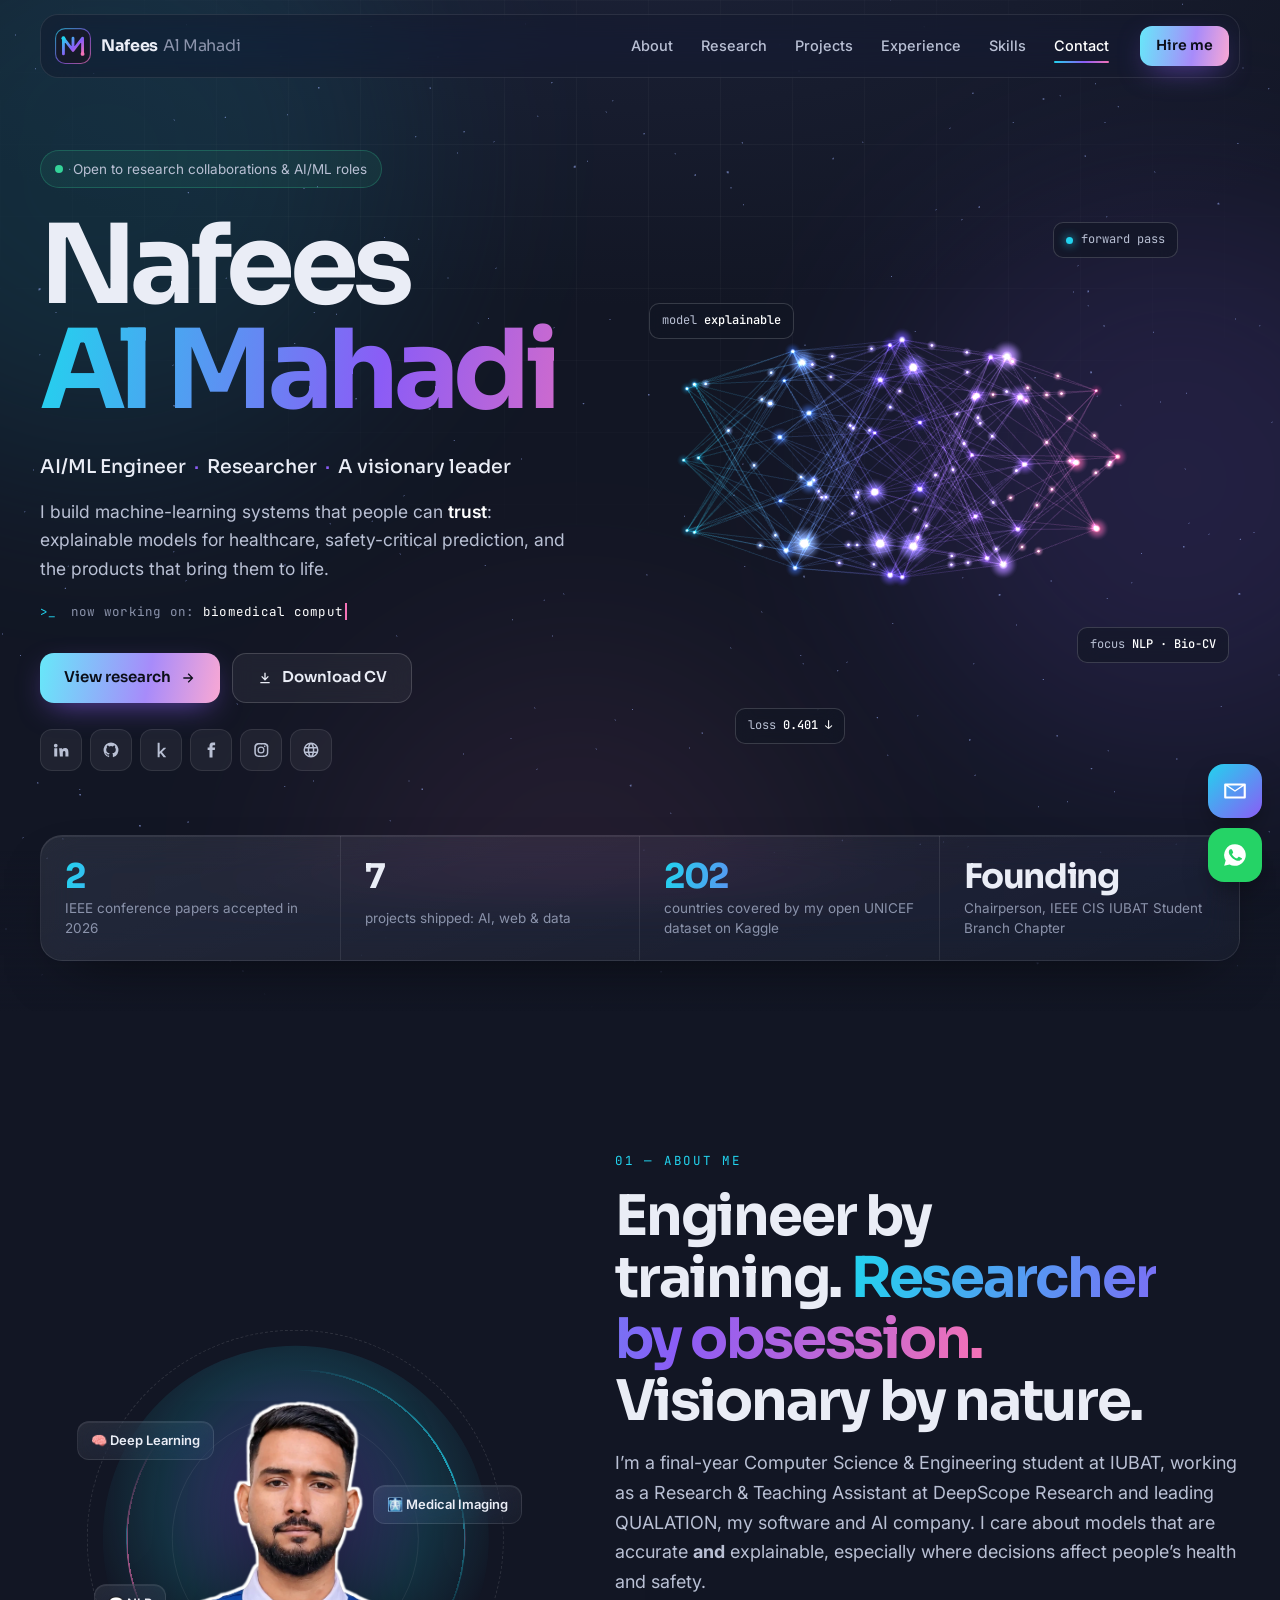
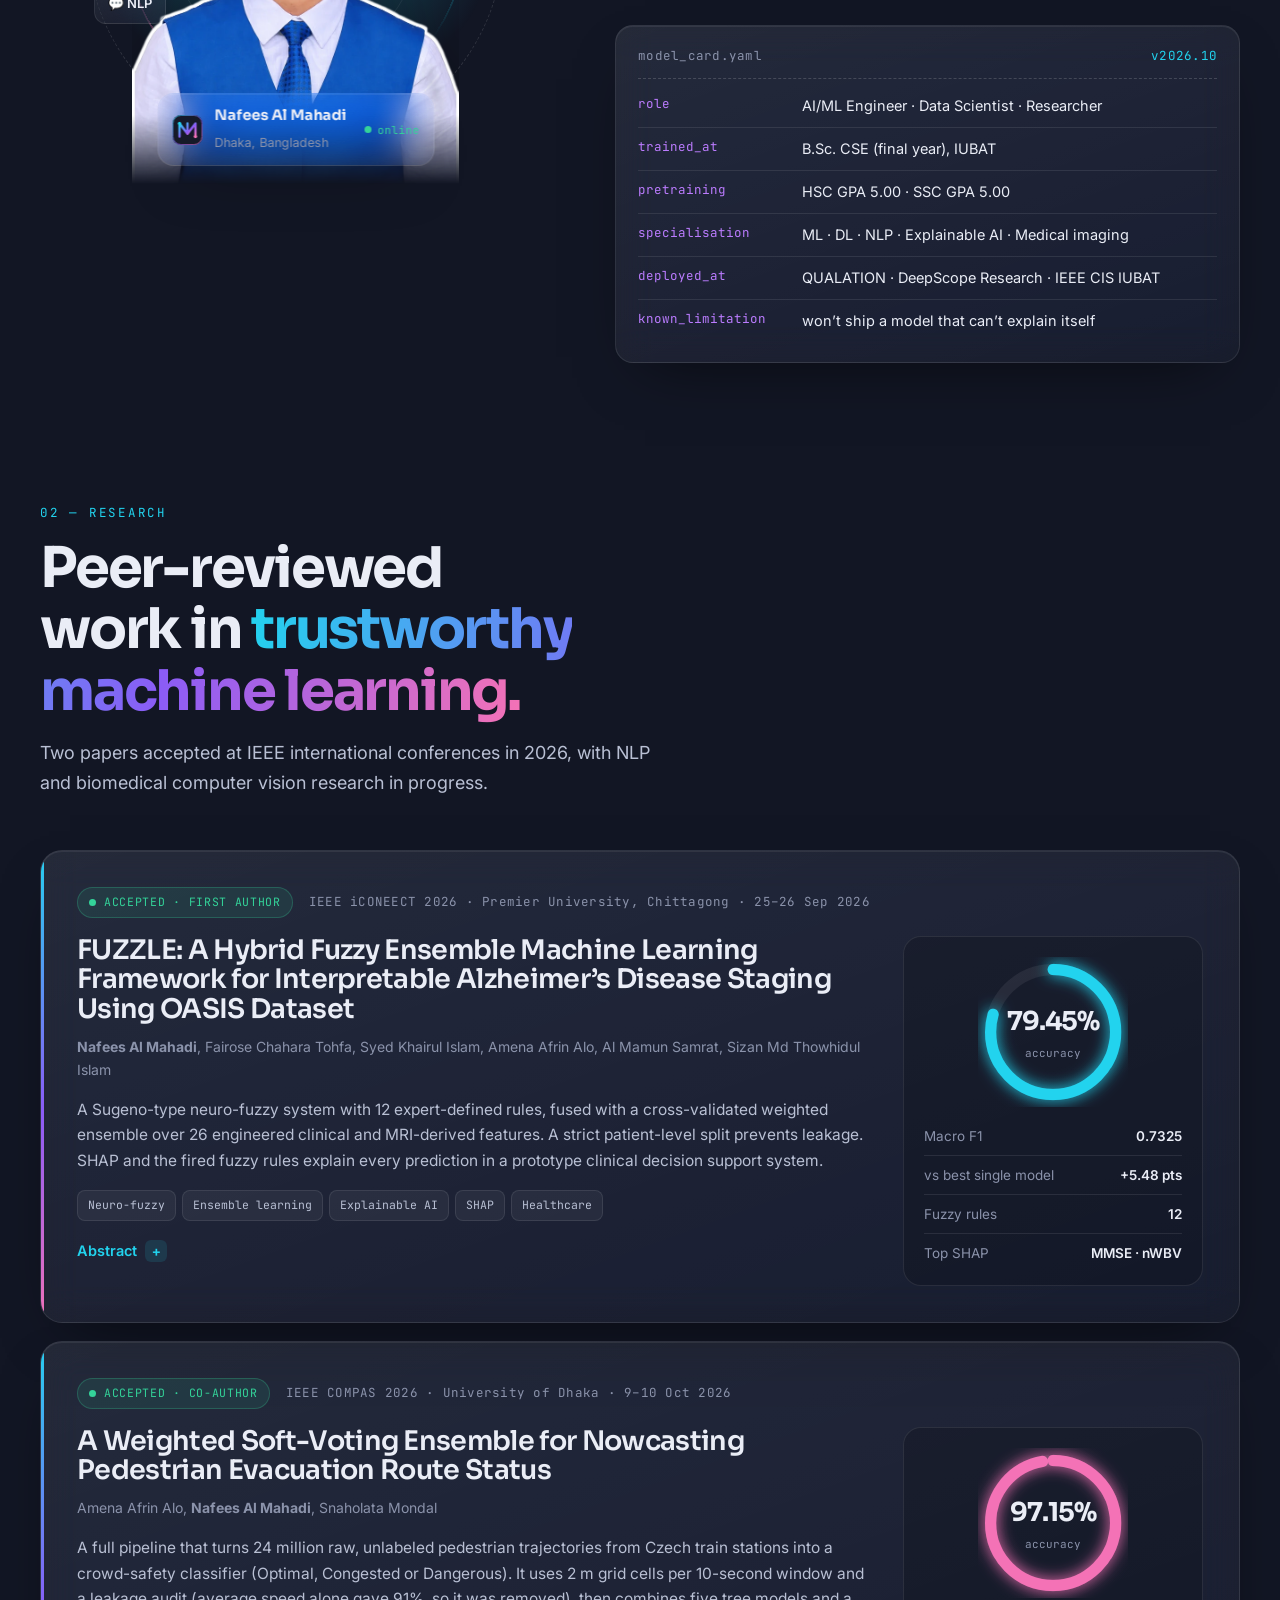
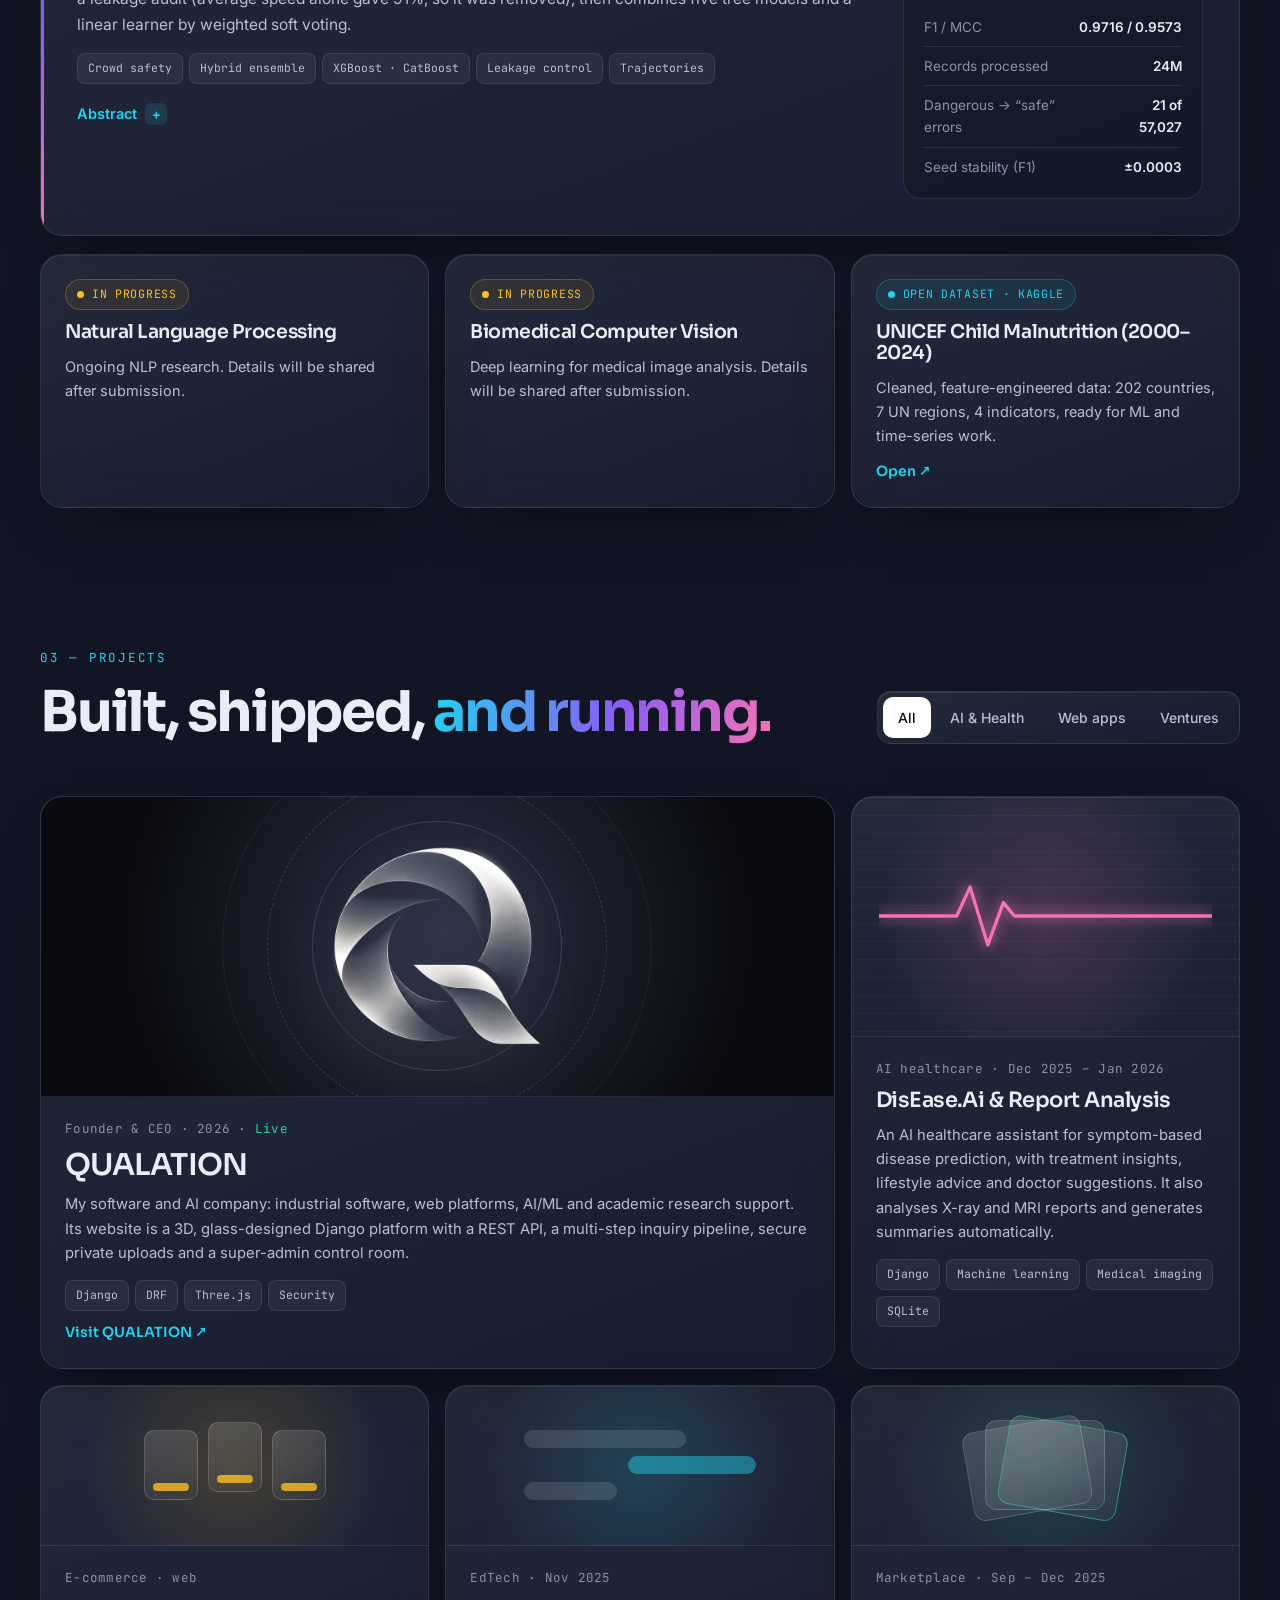
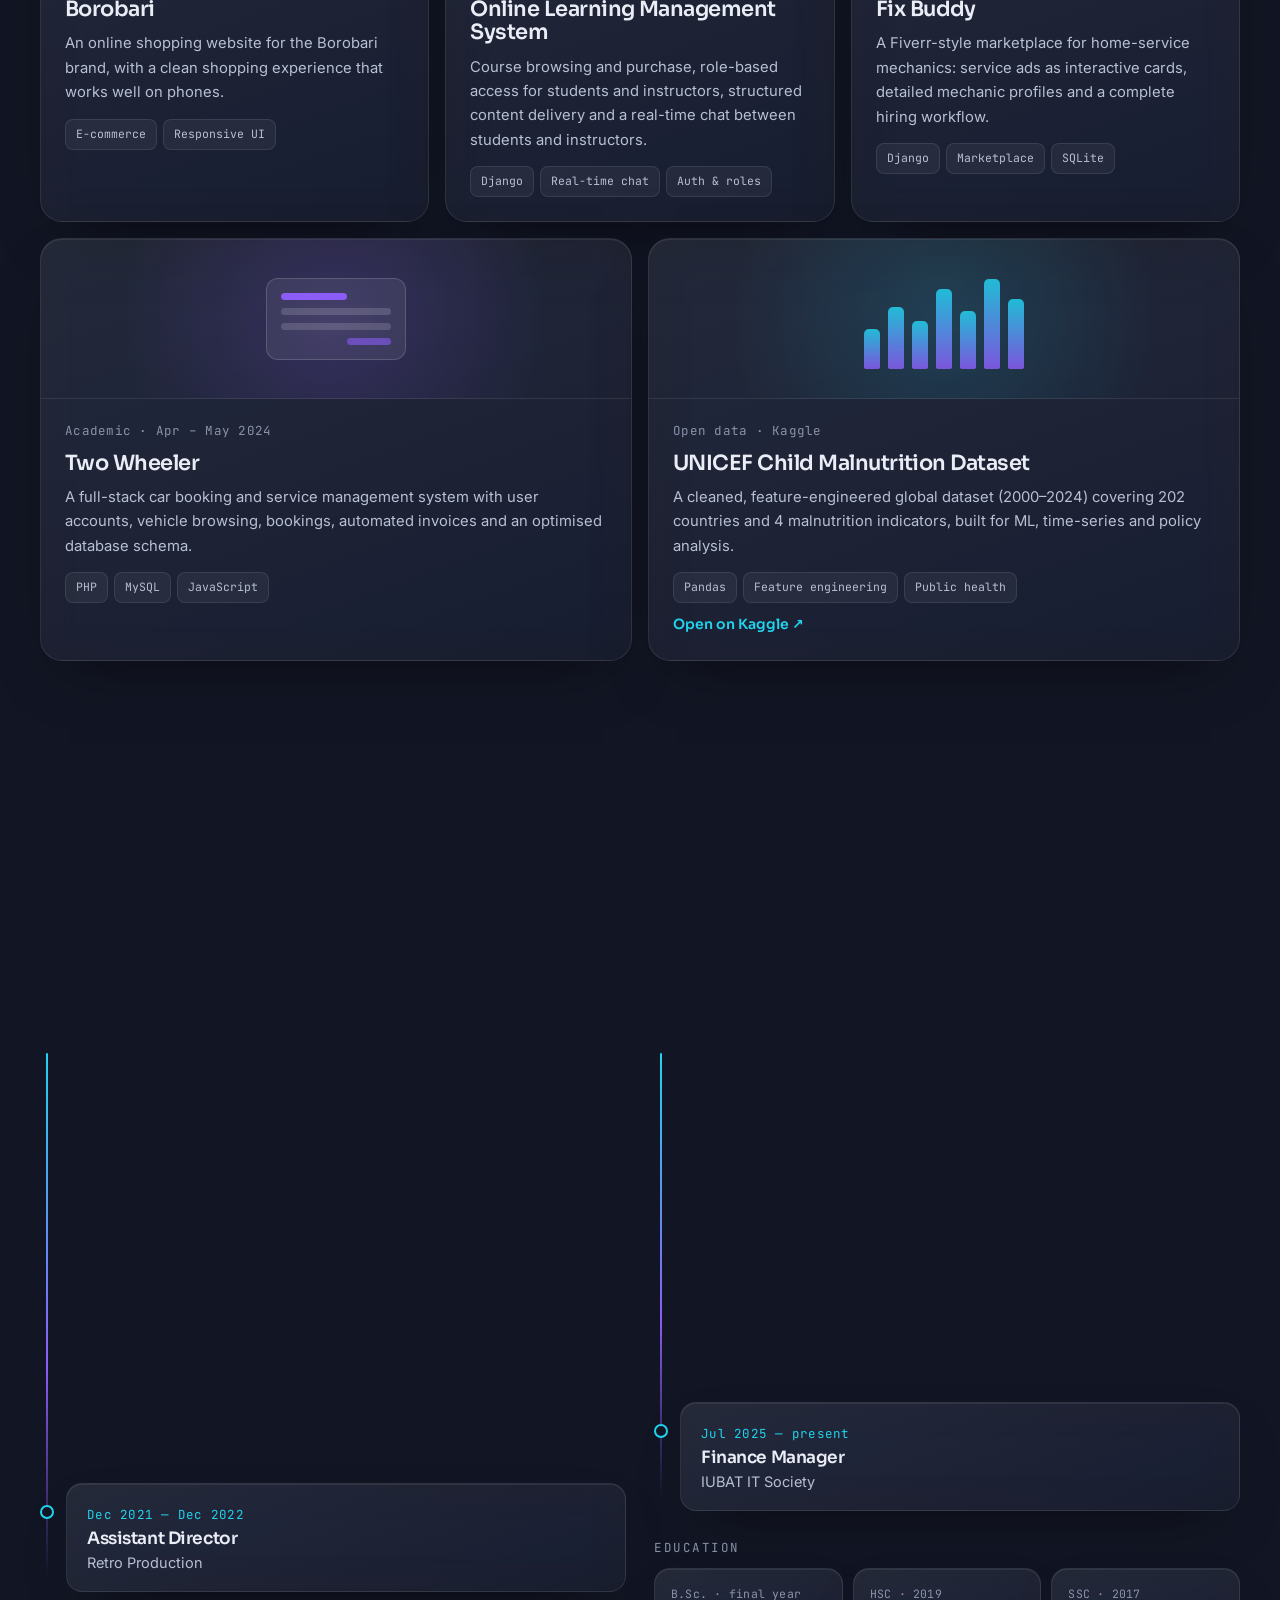
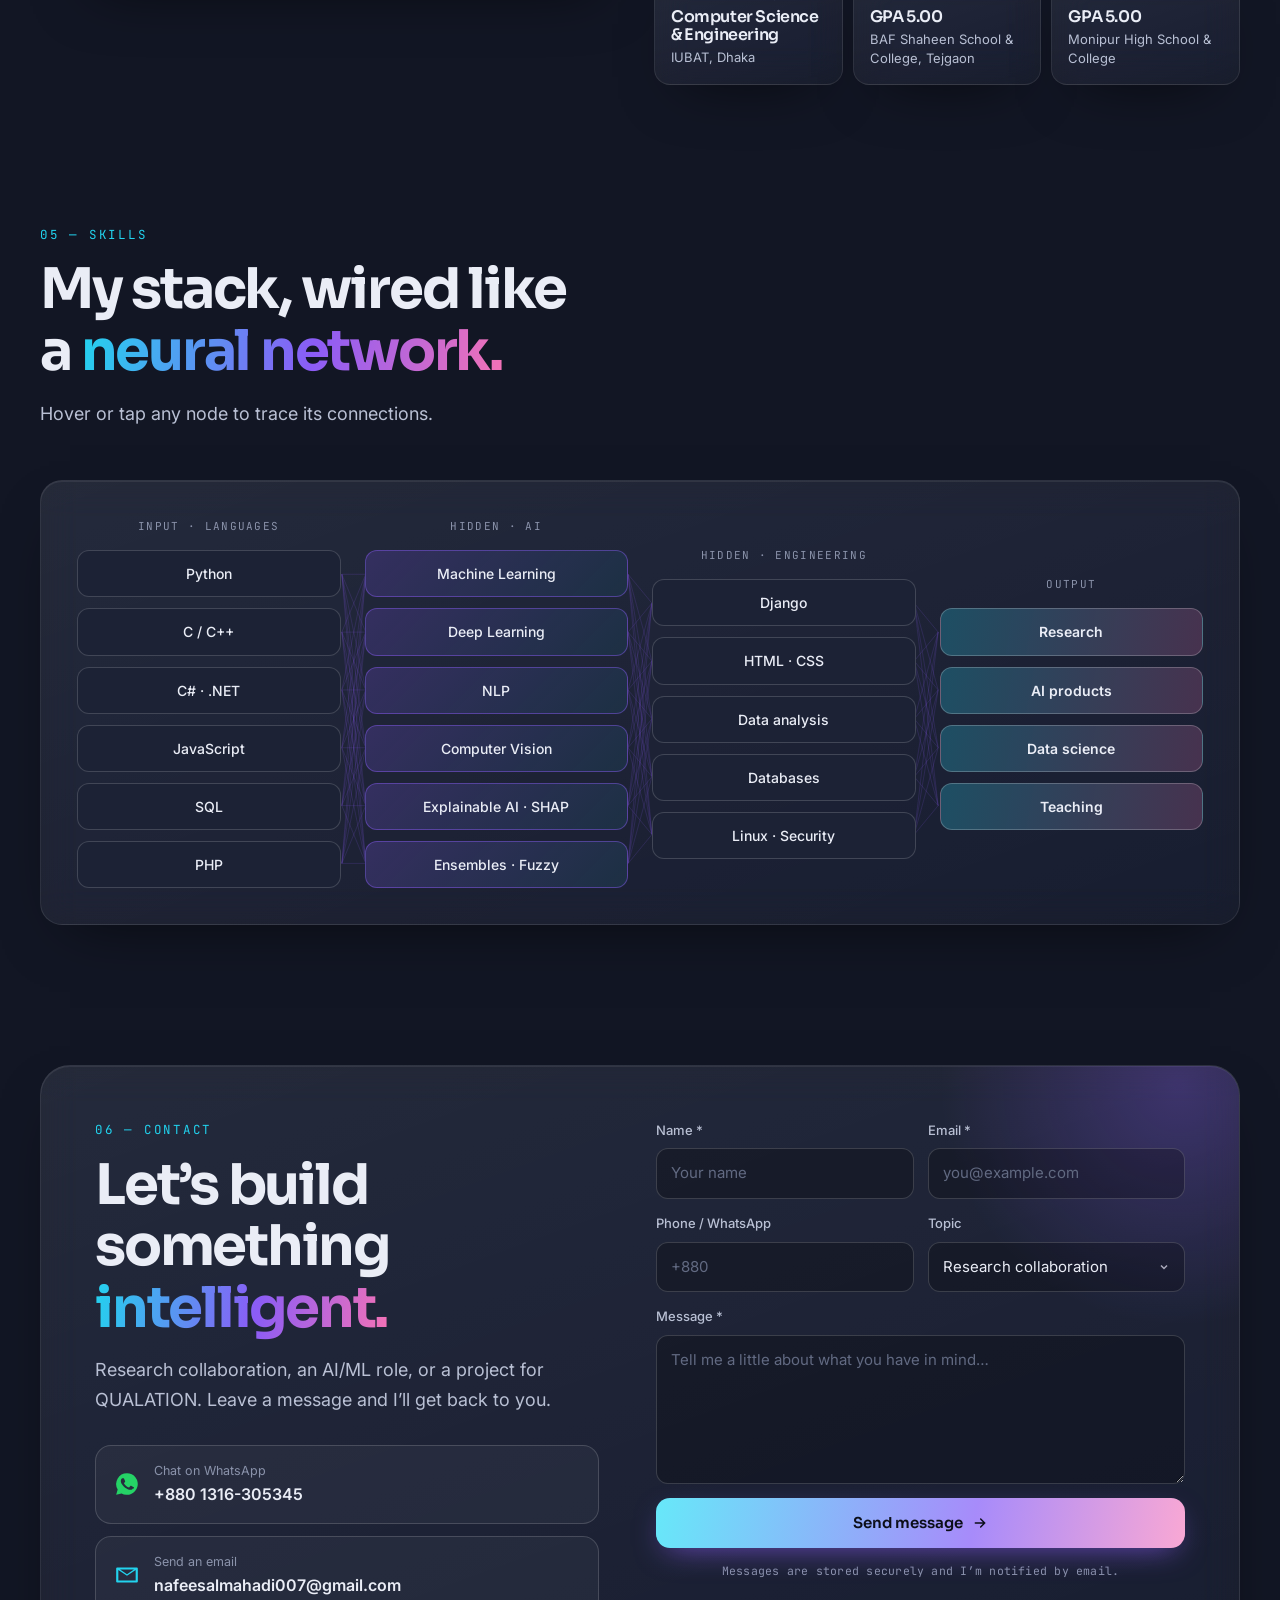
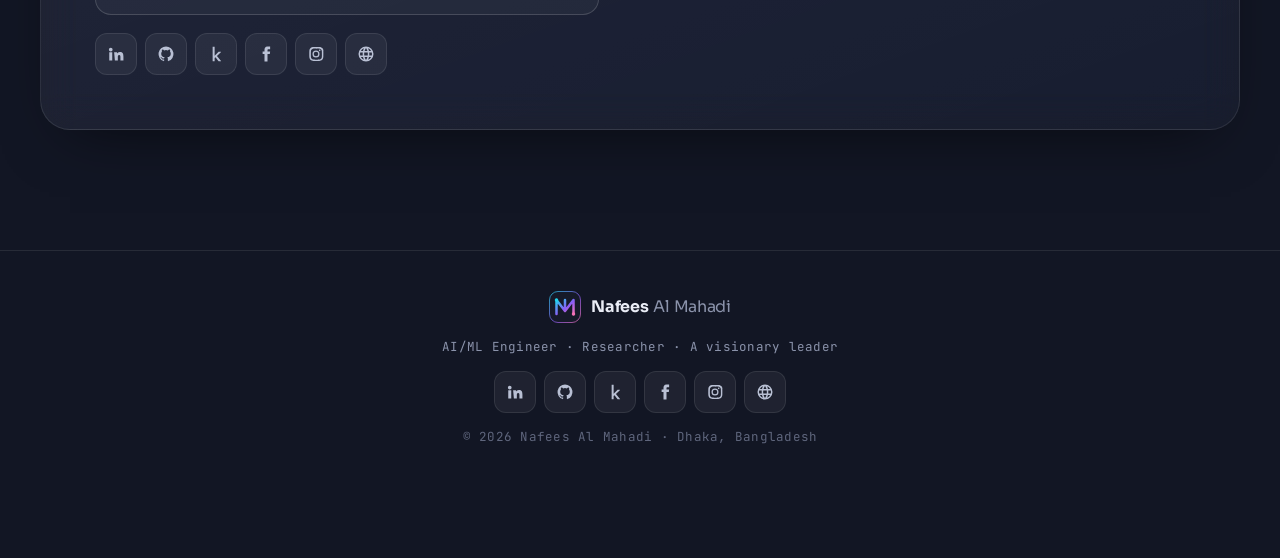
<file: index.html>
<!doctype html>
<html lang="en">
<head>
  <meta name="google-site-verification" content="c5f7iKExIkJnjWid15ih5xd8uKvYsWBCc9z2kZTk6z8" />
<meta charset="utf-8">
<meta name="viewport" content="width=device-width, initial-scale=1, viewport-fit=cover">
<title>Nafees Al Mahadi — AI/ML Engineer, Researcher & Visionary Leader</title>
<meta name="description" content="Nafees Al Mahadi is an AI/ML engineer and researcher from Dhaka, Bangladesh, with two IEEE-accepted papers in explainable healthcare AI and crowd-safety machine learning. Founder & CEO of QUALATION and Founding Chairperson of IEEE CIS IUBAT.">
<meta name="author" content="Nafees Al Mahadi">
<meta name="theme-color" content="#121624">
<meta name="color-scheme" content="dark">
<link rel="canonical" href="https://nafeesalmahadi.github.io/">
<meta property="og:type" content="profile">
<meta property="og:title" content="Nafees Al Mahadi — AI/ML Engineer & Researcher">
<meta property="og:description" content="Explainable AI for healthcare, crowd-safety ML, NLP and biomedical computer vision. A visionary leader and founder of QUALATION.">
<meta property="og:url" content="https://nafeesalmahadi.github.io/">
<meta property="og:image" content="https://nafeesalmahadi.github.io/assets/img/og.jpg">
<meta name="twitter:card" content="summary_large_image">
<link rel="icon" type="image/svg+xml" href="assets/img/logo.svg">
<link rel="icon" type="image/png" sizes="32x32" href="assets/img/favicon-32.png">
<link rel="apple-touch-icon" href="assets/img/apple-touch-icon.png">
<link rel="preconnect" href="https://fonts.googleapis.com">
<link rel="preconnect" href="https://fonts.gstatic.com" crossorigin>
<link rel="stylesheet" href="https://fonts.googleapis.com/css2?family=Sora:wght@300..800&family=Inter:wght@400;500;600&family=JetBrains+Mono:wght@400;500&display=swap">
<link rel="stylesheet" href="assets/css/style.css">
<link rel="modulepreload" href="assets/vendor/three.module.min.js">
<link rel="preload" href="content.json" as="fetch" crossorigin>
<script type="application/ld+json">
{"@context":"https://schema.org","@type":"Person","name":"Nafees Al Mahadi","url":"https://nafeesalmahadi.github.io/","image":"https://nafeesalmahadi.github.io/assets/img/nafees-cutout.png","jobTitle":"AI/ML Engineer & Researcher","email":"mailto:nafeesalmahadi007@gmail.com","address":{"@type":"PostalAddress","addressLocality":"Dhaka","addressCountry":"BD"},"alumniOf":{"@type":"CollegeOrUniversity","name":"International University of Business Agriculture and Technology (IUBAT)"},"worksFor":{"@type":"Organization","name":"QUALATION","url":"https://qualation.pythonanywhere.com/"},"knowsAbout":["Machine Learning","Deep Learning","Natural Language Processing","Medical Image Analysis","Explainable AI","Data Science"],"sameAs":["https://www.linkedin.com/in/nafeesalmahadi007/","https://github.com/nafeesalmahadi","https://www.kaggle.com/nafeesalmahadi","https://web.facebook.com/nafeesalmahadi007","https://www.instagram.com/captain_bengal_/"]}
</script>
<script>document.documentElement.classList.add('js');</script>
</head>
<body>
<a class="skip" href="#main">Skip to content</a>
<div class="bg" aria-hidden="true"><i class="g1"></i><i class="g2"></i><i class="g3"></i><div class="grid"></div></div>
<div class="progress" aria-hidden="true"><span></span></div>
<div class="boot" data-boot aria-hidden="true"><img src="assets/img/logo.svg" width="54" height="54" alt=""><span></span></div>

<header class="nav" data-nav>
  <div class="nav-in">
    <a class="logo" href="#top" aria-label="Home">
      <img src="assets/img/logo.svg" width="36" height="36" alt="">
      <span class="logo-text" data-logo-text>Nafees<b>Al Mahadi</b></span>
    </a>
    <nav class="links" aria-label="Main">
      <a href="#about" data-link="about">About</a>
      <a href="#research" data-link="research">Research</a>
      <a href="#projects" data-link="projects">Projects</a>
      <a href="#experience" data-link="experience">Experience</a>
      <a href="#skills" data-link="skills">Skills</a>
      <a href="#contact" data-link="contact">Contact</a>
    </nav>
    <div class="nav-actions">
      <a class="btn btn-primary btn-sm" href="#contact">Hire me</a>
      <button class="burger" type="button" aria-label="Open menu" aria-expanded="false" data-burger><span></span><span></span></button>
    </div>
  </div>
</header>
<div class="drawer" hidden data-drawer>
  <nav aria-label="Mobile">
    <a href="#about"><span>01</span>About</a><a href="#research"><span>02</span>Research</a><a href="#projects"><span>03</span>Projects</a>
    <a href="#experience"><span>04</span>Experience</a><a href="#skills"><span>05</span>Skills</a><a href="#contact"><span>06</span>Contact</a>
  </nav>
  <div>
    <div class="socials drawer-socials" data-slot="socials-drawer"></div>
    <div class="drawer-cta" data-slot="drawer-cta"></div>
  </div>
</div>

<main id="main">
<section class="hero" id="top">
  <canvas class="hero-3d" data-hero aria-hidden="true"></canvas>
  <div class="hero-hud" aria-hidden="true" data-slot="hud"></div>
  <div class="container hero-in" data-slot="hero"></div>
  <div class="container"><div class="ticker glass reveal" data-slot="stats"></div></div>
</section>

<section class="section" id="about"><div class="container about" data-slot="about"></div></section>

<section class="section" id="research">
  <div class="container">
    <header class="head reveal" data-slot="research-head"></header>
    <div data-slot="papers"></div>
    <div class="research-more" data-slot="ongoing"></div>
  </div>
</section>

<section class="section" id="projects">
  <div class="container">
    <header class="head row reveal">
      <div data-slot="projects-head"></div>
      <div class="filter glass" role="tablist" aria-label="Filter projects" data-filter>
        <button class="on" data-f="all" role="tab" aria-selected="true">All</button>
        <button data-f="ai" role="tab" aria-selected="false">AI &amp; Health</button>
        <button data-f="web" role="tab" aria-selected="false">Web apps</button>
        <button data-f="venture" role="tab" aria-selected="false">Ventures</button>
      </div>
    </header>
    <div class="bento" data-projects data-slot="projects"></div>
  </div>
</section>

<section class="section" id="experience">
  <div class="container">
    <header class="head reveal" data-slot="experience-head"></header>
    <div class="xp" data-slot="experience"></div>
  </div>
</section>

<section class="section" id="skills">
  <div class="container">
    <header class="head reveal" data-slot="skills-head"></header>
    <div class="net glass reveal" data-net><svg class="wires" data-wires aria-hidden="true"></svg><div class="net-layers" data-slot="skills"></div></div>
  </div>
</section>

<section class="section" id="contact">
  <div class="container">
    <div class="contact glass reveal">
      <div class="contact-info" data-slot="contact-info"></div>
      <form class="form" data-form novalidate>
        <div class="hp" aria-hidden="true"><label>Website<input name="website" tabindex="-1" autocomplete="off"></label></div>
        <div class="row2">
          <label class="f"><span>Name *</span><input name="name" required maxlength="80" autocomplete="name" placeholder="Your name"></label>
          <label class="f"><span>Email *</span><input name="email" type="email" required maxlength="120" autocomplete="email" placeholder="you@example.com"></label>
        </div>
        <div class="row2">
          <label class="f"><span>Phone / WhatsApp</span><input name="phone" type="tel" maxlength="30" autocomplete="tel" placeholder="+880"></label>
          <label class="f"><span>Topic</span><select name="topic" data-slot="topics"></select></label>
        </div>
        <label class="f"><span>Message *</span><textarea name="message" rows="5" required maxlength="2000" placeholder="Tell me a little about what you have in mind…"></textarea></label>
        <p class="form-msg" data-form-msg role="status"></p>
        <button class="btn btn-primary btn-block" type="submit" data-submit>Send message <svg width="16" height="16" viewBox="0 0 24 24" fill="none" stroke="currentColor" stroke-width="2.2" stroke-linecap="round"><path d="M5 12h14M13 6l6 6-6 6"/></svg></button>
        <p class="fine mono">Messages are stored securely and I’m notified by email.</p>
      </form>
    </div>
  </div>
</section>
</main>

<footer class="footer">
  <div class="container foot">
    <a class="logo" href="#top"><img src="assets/img/logo.svg" width="32" height="32" alt=""><span class="logo-text" data-logo-text>Nafees<b>Al Mahadi</b></span></a>
    <p class="mono foot-tag" data-slot="footer-tag"></p>
    <div class="socials" data-slot="socials-footer"></div>
    <p class="mono copy">© <span data-year>2026</span> <span data-slot="footer-name">Nafees Al Mahadi</span> · <span data-slot="footer-loc">Dhaka, Bangladesh</span></p>
  </div>
</footer>

<div class="dock" aria-label="Quick contact" data-slot="dock"></div>
<div class="toast" role="status" aria-live="polite"></div>

<script type="module" src="assets/js/main.js"></script>
<script type="module" src="assets/js/network3d.js"></script>
</body>
</html>
</file>
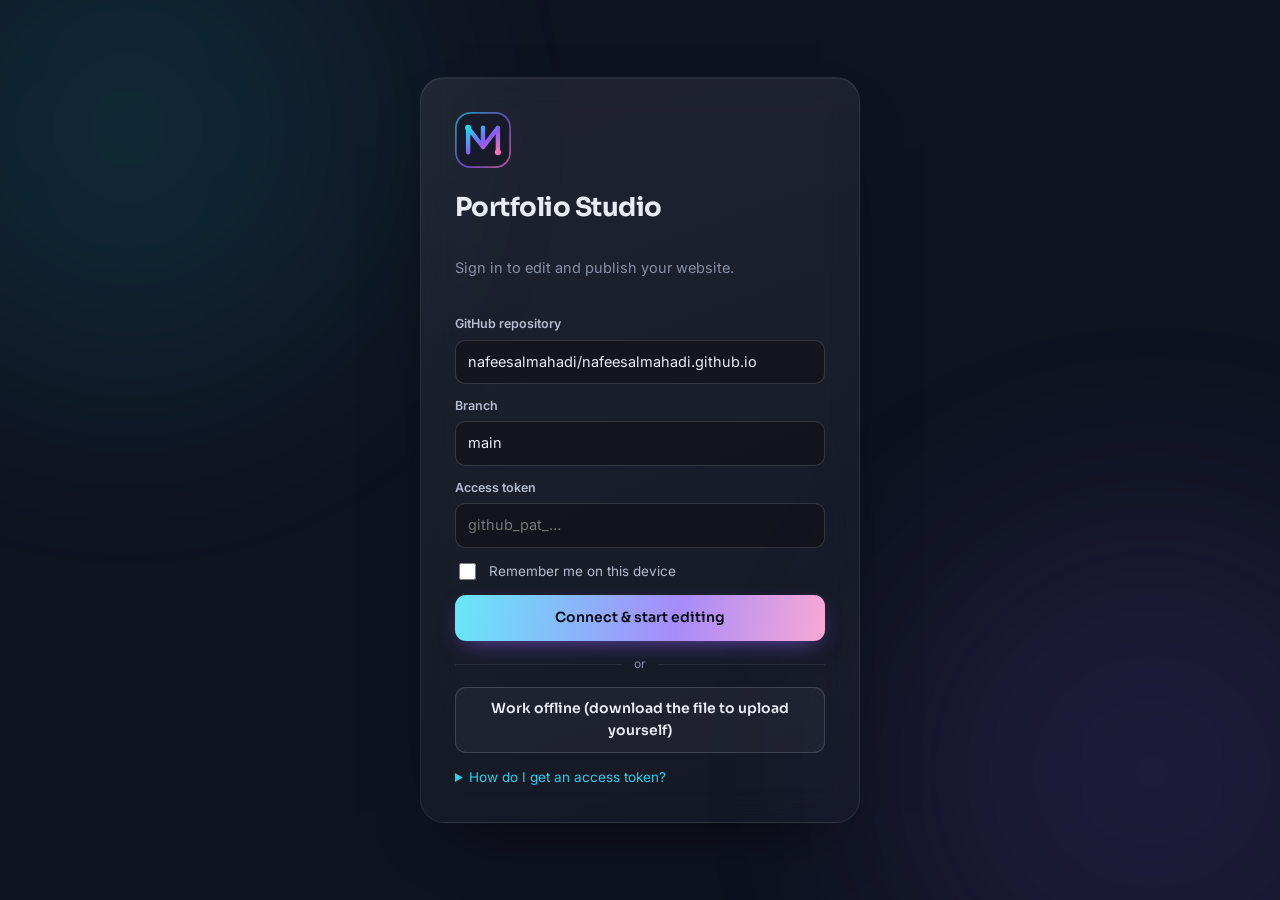
<file: admin/index.html>
<!doctype html>
<html lang="en">
<head>
<meta charset="utf-8">
<meta name="viewport" content="width=device-width, initial-scale=1">
<meta name="robots" content="noindex, nofollow">
<title>Studio · Nafees Al Mahadi</title>
<link rel="icon" type="image/svg+xml" href="../assets/img/logo.svg">
<link rel="preconnect" href="https://fonts.googleapis.com">
<link rel="preconnect" href="https://fonts.gstatic.com" crossorigin>
<link rel="stylesheet" href="https://fonts.googleapis.com/css2?family=Sora:wght@400..700&family=Inter:wght@400;500;600&family=JetBrains+Mono:wght@400;500&display=swap">
<link rel="stylesheet" href="admin.css">
</head>
<body>
<div class="bg" aria-hidden="true"><i class="g1"></i><i class="g2"></i></div>

<!-- ============ LOGIN ============ -->
<section class="login" data-login>
  <div class="login-card glass">
    <img src="../assets/img/logo.svg" width="56" height="56" alt="">
    <h1>Portfolio Studio</h1>
    <p class="muted">Sign in to edit and publish your website.</p>
    <form data-login-form autocomplete="off">
      <label class="fld"><span>GitHub repository</span><input name="repo" value="nafeesalmahadi/nafeesalmahadi.github.io" required spellcheck="false"></label>
      <label class="fld"><span>Branch</span><input name="branch" value="main" required spellcheck="false"></label>
      <label class="fld"><span>Access token</span><input name="token" type="password" required placeholder="github_pat_…" spellcheck="false"></label>
      <label class="check"><input type="checkbox" name="remember"> <span>Remember me on this device</span></label>
      <p class="err" data-login-err></p>
      <button class="btn btn-primary btn-block" type="submit" data-login-btn>Connect &amp; start editing</button>
    </form>
    <div class="or"><span>or</span></div>
    <button class="btn btn-ghost btn-block" type="button" data-offline>Work offline (download the file to upload yourself)</button>
    <details class="help"><summary>How do I get an access token?</summary>
      <ol>
        <li>On GitHub: <b>Settings → Developer settings → Personal access tokens → Fine-grained tokens → Generate new token</b>.</li>
        <li>Repository access: <b>Only select repositories → nafeesalmahadi.github.io</b>.</li>
        <li>Permissions → Repository permissions → <b>Contents: Read and write</b>.</li>
        <li>Generate, copy it, and paste it here. Never share it with anyone.</li>
      </ol>
    </details>
  </div>
</section>

<!-- ============ APP ============ -->
<div class="app" data-app hidden>
  <aside class="side" data-side>
    <a class="brand" href="../" target="_blank" rel="noopener"><img src="../assets/img/logo.svg" width="34" height="34" alt=""><span>Studio<small>Nafees Al Mahadi</small></span></a>
    <nav class="menu" data-menu></nav>
    <div class="side-foot">
      <span class="conn" data-conn></span>
      <button class="link-btn" type="button" data-logout>Sign out</button>
    </div>
  </aside>
  <div class="main">
    <header class="top">
      <button class="icon-btn mobile-only" type="button" data-side-toggle aria-label="Menu"><svg viewBox="0 0 24 24"><path d="M4 7h16M4 12h16M4 17h16"/></svg></button>
      <div class="top-title"><h2 data-title>Dashboard</h2><p class="muted" data-subtitle></p></div>
      <span class="pill" data-status>All changes saved</span>
      <button class="btn btn-ghost" type="button" data-preview><svg viewBox="0 0 24 24"><path d="M2 12s3.6-7 10-7 10 7 10 7-3.6 7-10 7S2 12 2 12z"/><circle cx="12" cy="12" r="3"/></svg><span>Preview</span></button>
      <button class="btn btn-primary" type="button" data-publish><svg viewBox="0 0 24 24"><path d="M12 19V5M5 12l7-7 7 7"/></svg><span data-publish-label>Publish</span></button>
    </header>
    <main class="content" data-content></main>
  </div>
</div>

<div class="modal" data-modal hidden><div class="modal-card glass"><h3 data-modal-title></h3><p class="muted" data-modal-text></p><div class="modal-actions"><button class="btn btn-ghost" data-modal-no type="button">Cancel</button><button class="btn btn-primary" data-modal-yes type="button">Confirm</button></div></div></div>
<div class="toasts" data-toasts aria-live="polite"></div>
<script type="module" src="admin.js"></script>
</body>
</html>
</file>
<file: assets/css/style.css>
/* =========================================================
   Nafees Al Mahadi — portfolio v2
   Medium-dark "graphite glass" · neural cyan → violet → pink
   ========================================================= */
:root {
  --bg: #121624;
  --bg-2: #171c2d;
  --surface: rgba(255, 255, 255, .055);
  --surface-2: rgba(255, 255, 255, .085);
  --line: rgba(255, 255, 255, .09);
  --line-2: rgba(255, 255, 255, .16);
  --text: #eaedf6;
  --text-2: #b9c0d4;
  --muted: #8b93ab;
  --cyan: #22d3ee;
  --violet: #8b5cf6;
  --pink: #f472b6;
  --green: #34d399;
  --amber: #fbbf24;
  --grad: linear-gradient(100deg, #22d3ee 0%, #8b5cf6 55%, #f472b6 100%);
  --display: "Sora", ui-sans-serif, system-ui, sans-serif;
  --body: "Inter", ui-sans-serif, system-ui, -apple-system, "Segoe UI", Roboto, sans-serif;
  --mono: "JetBrains Mono", ui-monospace, Menlo, Consolas, monospace;
  --r: 22px;
  --container: 1200px;
  --gut: clamp(16px, 4.5vw, 40px);
  --ease: cubic-bezier(.16, 1, .3, 1);
  --shadow: 0 1px 0 rgba(255,255,255,.07) inset, 0 24px 60px -30px rgba(0,0,0,.65);
}
*, *::before, *::after { box-sizing: border-box; }
html { scroll-behavior: smooth; scroll-padding-top: 96px; -webkit-text-size-adjust: 100%; }
body { margin: 0; background: var(--bg); color: var(--text); font: 16px/1.65 var(--body); -webkit-font-smoothing: antialiased; overflow-x: hidden; }
img, svg, canvas { display: block; max-width: 100%; }
a { color: inherit; text-decoration: none; }
button { font: inherit; color: inherit; cursor: pointer; background: none; border: 0; }
h1, h2, h3, h4 { margin: 0; font-family: var(--display); letter-spacing: -.025em; line-height: 1.1; }
p { margin: 0; }
ul, ol { margin: 0; padding: 0; list-style: none; }
::selection { background: rgba(139,92,246,.45); color: #fff; }
:focus-visible { outline: 2px solid var(--cyan); outline-offset: 3px; border-radius: 8px; }
[hidden] { display: none !important; }
.container { max-width: calc(var(--container) + var(--gut) * 2); margin: 0 auto; padding: 0 var(--gut); }
.mono { font-family: var(--mono); font-size: 12.5px; letter-spacing: .02em; }
.grad { background: var(--grad); -webkit-background-clip: text; background-clip: text; color: transparent; }
.skip { position: fixed; left: 12px; top: -60px; z-index: 300; background: #fff; color: #000; padding: 10px 14px; border-radius: 10px; }
.skip:focus { top: 12px; }

/* ---------- background ---------- */
.bg { position: fixed; inset: 0; z-index: -2; pointer-events: none; overflow: hidden;
  background: radial-gradient(120% 80% at 50% -10%, #1c2238 0%, var(--bg) 55%), var(--bg); }
.bg i { position: absolute; border-radius: 50%; filter: blur(110px); opacity: .55; animation: float 24s ease-in-out infinite alternate; }
.bg .g1 { width: 48vw; height: 48vw; left: -16vw; top: -12vw; background: rgba(34,211,238,.22); }
.bg .g2 { width: 44vw; height: 44vw; right: -14vw; top: 22vh; background: rgba(139,92,246,.26); animation-delay: -8s; }
.bg .g3 { width: 40vw; height: 40vw; left: 25vw; bottom: -20vw; background: rgba(244,114,182,.14); animation-delay: -15s; }
.bg .grid { position: absolute; inset: 0; background-image: linear-gradient(rgba(255,255,255,.035) 1px, transparent 1px), linear-gradient(90deg, rgba(255,255,255,.035) 1px, transparent 1px);
  background-size: 72px 72px; -webkit-mask-image: radial-gradient(ellipse 80% 60% at 50% 20%, #000 10%, transparent 75%); mask-image: radial-gradient(ellipse 80% 60% at 50% 20%, #000 10%, transparent 75%); }
@keyframes float { to { transform: translate(5vw, 4vh) scale(1.1); } }
.progress { position: fixed; top: 0; left: 0; right: 0; height: 2px; z-index: 120; }
.progress span { display: block; height: 100%; background: var(--grad); transform-origin: 0; transform: scaleX(var(--p, 0)); }

/* ---------- glass ---------- */
.glass {
  background: linear-gradient(160deg, rgba(255,255,255,.085), rgba(255,255,255,.03));
  border: 1px solid var(--line);
  -webkit-backdrop-filter: blur(18px) saturate(140%); backdrop-filter: blur(18px) saturate(140%);
  box-shadow: var(--shadow);
  border-radius: var(--r);
}

/* ---------- buttons ---------- */
.btn { display: inline-flex; align-items: center; justify-content: center; gap: 9px; height: 50px; padding: 0 24px; border-radius: 14px; font-family: var(--display); font-weight: 600; font-size: 15px; white-space: nowrap; transition: transform .3s var(--ease), box-shadow .3s, background .3s, border-color .3s; position: relative; }
.btn:hover { transform: translateY(-2px); }
.btn:active { transform: scale(.97); }
.btn-sm { height: 40px; padding: 0 16px; font-size: 14px; border-radius: 12px; }
.btn-block { width: 100%; }
.btn-primary { color: #0b0e18; background: linear-gradient(100deg, #67e8f9, #a78bfa 60%, #f9a8d4); box-shadow: 0 10px 30px -10px rgba(139,92,246,.7); }
.btn-primary:hover { box-shadow: 0 16px 44px -10px rgba(34,211,238,.6); }
.btn-ghost { background: var(--surface); border: 1px solid var(--line-2); color: var(--text); -webkit-backdrop-filter: blur(10px); backdrop-filter: blur(10px); }
.btn-ghost:hover { background: var(--surface-2); border-color: rgba(255,255,255,.28); }
.btn[disabled] { opacity: .6; pointer-events: none; }

/* ---------- nav ---------- */
.nav { position: fixed; top: 0; left: 0; right: 0; z-index: 100; padding: 14px var(--gut) 0; }
.nav-in { max-width: var(--container); margin: 0 auto; height: 64px; padding: 0 10px 0 14px; display: flex; align-items: center; gap: 18px; border-radius: 18px;
  background: rgba(22,27,43,.55); border: 1px solid var(--line); -webkit-backdrop-filter: blur(18px) saturate(150%); backdrop-filter: blur(18px) saturate(150%); transition: background .3s, box-shadow .3s; }
.nav.scrolled .nav-in { background: rgba(18,22,36,.82); box-shadow: 0 18px 50px -24px rgba(0,0,0,.8); }
.logo { display: flex; align-items: center; gap: 10px; margin-right: auto; }
.logo-text { font-family: var(--display); font-weight: 700; font-size: 16px; letter-spacing: -.02em; display: flex; gap: 5px; }
.logo-text b { font-weight: 400; color: var(--muted); }
.links { display: flex; gap: 2px; }
.links a { padding: 8px 13px; border-radius: 10px; font-size: 14.5px; font-weight: 500; color: var(--text-2); transition: color .2s, background .2s; position: relative; }
.links a:hover { color: #fff; background: var(--surface); }
.links a.active { color: #fff; }
.links a.active::after { content: ""; position: absolute; left: 13px; right: 13px; bottom: 3px; height: 2px; border-radius: 2px; background: var(--grad); }
.nav-actions { display: flex; align-items: center; gap: 8px; }
.burger { display: none; width: 42px; height: 42px; border-radius: 12px; border: 1px solid var(--line-2); position: relative; }
.burger span { position: absolute; left: 12px; right: 12px; height: 2px; background: #fff; border-radius: 2px; transition: transform .35s var(--ease), top .35s var(--ease); }
.burger span:first-child { top: 16px; } .burger span:last-child { top: 24px; }
.burger[aria-expanded="true"] span:first-child { top: 20px; transform: rotate(45deg); }
.burger[aria-expanded="true"] span:last-child { top: 20px; transform: rotate(-45deg); }
.drawer { position: fixed; inset: 0; z-index: 90; padding: 110px var(--gut) 40px; display: flex; flex-direction: column; justify-content: space-between; gap: 30px;
  background: rgba(14,17,28,.92); -webkit-backdrop-filter: blur(20px); backdrop-filter: blur(20px); animation: fade .3s; overflow-y: auto; }
.drawer nav { display: grid; }
.drawer nav a { font-family: var(--display); font-size: clamp(30px, 8vw, 42px); font-weight: 600; letter-spacing: -.03em; padding: 8px 0; border-bottom: 1px solid var(--line); display: flex; align-items: baseline; gap: 14px; }
.drawer nav a span { font-family: var(--mono); font-size: 12px; color: var(--cyan); }
.drawer-cta { display: grid; grid-template-columns: 1fr 1fr; gap: 10px; }
@keyframes fade { from { opacity: 0; } }

/* ---------- hero ---------- */
.hero { position: relative; min-height: 100svh; padding: 150px 0 50px; display: flex; flex-direction: column; justify-content: center; isolation: isolate; overflow: hidden; }
.hero-3d { position: absolute; inset: 0; width: 100%; height: 100%; z-index: -1; opacity: 0; transition: opacity 1.6s var(--ease); }
.hero-3d.ready { opacity: 1; }
.hero::after { content: ""; position: absolute; inset: auto 0 0; height: 160px; background: linear-gradient(transparent, var(--bg)); z-index: -1; pointer-events: none; }
.hero > .container { width: 100%; }
.hero-in { position: relative; }
.hero-in > * { max-width: 620px; }
.chip { display: inline-flex; align-items: center; gap: 10px; padding: 7px 14px; border-radius: 999px; font-size: 13.5px; color: var(--text-2); background: rgba(52,211,153,.08); border: 1px solid rgba(52,211,153,.25); margin-bottom: 26px; }
.dot { width: 8px; height: 8px; border-radius: 50%; background: var(--green); box-shadow: 0 0 0 0 rgba(52,211,153,.6); animation: ping 2s infinite; flex: none; }
@keyframes ping { 70% { box-shadow: 0 0 0 9px rgba(52,211,153,0); } 100% { box-shadow: 0 0 0 0 rgba(52,211,153,0); } }
.hero-title { font-size: clamp(50px, 8.6vw, 112px); font-weight: 700; letter-spacing: -.05em; line-height: .95; }
.hero-title span { display: block; }
.hero-title .t2 { background: var(--grad); -webkit-background-clip: text; background-clip: text; color: transparent; padding-bottom: .08em; }
.hero-role { margin-top: 20px; font-family: var(--display); font-size: clamp(16px, 1.7vw, 19px); font-weight: 500; color: var(--text); }
.hero-role i { color: var(--violet); font-style: normal; margin: 0 4px; }
.hero-lead { margin-top: 14px; font-size: clamp(15.5px, 1.4vw, 17.5px); color: var(--text-2); max-width: 540px; }
.hero-lead strong { color: #fff; font-weight: 600; }
.typer { margin-top: 18px; color: var(--muted); }
.prompt { color: var(--cyan); margin-right: 6px; }
.type { color: #fff; border-right: 2px solid var(--pink); padding-right: 2px; animation: caret 1s steps(1) infinite; }
@keyframes caret { 50% { border-color: transparent; } }
.hero-cta { display: flex; flex-wrap: wrap; gap: 12px; margin-top: 30px; }
.socials { display: flex; flex-wrap: wrap; gap: 8px; }
.soc { width: 42px; height: 42px; border-radius: 12px; display: grid; place-items: center; color: var(--text-2); background: var(--surface); border: 1px solid var(--line); transition: background .25s, border-color .25s, color .25s, transform .3s var(--ease), box-shadow .3s; }
.soc:hover { color: #fff; border-color: rgba(34,211,238,.5); background: rgba(34,211,238,.1); transform: translateY(-3px); box-shadow: 0 10px 24px -10px rgba(34,211,238,.6); }
.hero-social { margin-top: 26px; }
.contact-socials { margin-top: 18px; }
.drawer-socials { margin-bottom: 14px; }
.foot .socials { justify-content: center; }
.hero-hud { position: absolute; inset: 0; z-index: 0; pointer-events: none; }
.hud { position: absolute; font-family: var(--mono); font-size: 12px; color: var(--text-2); padding: 7px 12px; border-radius: 10px; background: rgba(18,22,36,.6); border: 1px solid var(--line-2);
  -webkit-backdrop-filter: blur(10px); backdrop-filter: blur(10px); animation: bob 7s ease-in-out infinite; white-space: nowrap; }
.hud b { color: #fff; font-weight: 500; }
.hud.hd1 { right: 8%; top: 22%; display: inline-flex; align-items: center; gap: 8px; }
.hud.hd1 i { width: 7px; height: 7px; border-radius: 50%; background: var(--cyan); box-shadow: 0 0 10px var(--cyan); }
.hud.hd2 { right: 38%; top: 30%; animation-delay: -2s; }
.hud.hd3 { right: 4%; top: 62%; animation-delay: -4s; }
.hud.hd4 { right: 34%; top: 70%; animation-delay: -1s; }
@keyframes bob { 50% { transform: translateY(-10px); } }
.ticker { margin-top: 64px; display: grid; grid-template-columns: repeat(4, 1fr); overflow: hidden; }
.tick { padding: 22px 24px; display: grid; gap: 4px; border-right: 1px solid var(--line); }
.tick:last-child { border-right: 0; }
.tick b { font-family: var(--display); font-size: clamp(26px, 3vw, 34px); font-weight: 700; letter-spacing: -.04em; line-height: 1.1; }
.tick:nth-child(odd) b { background: var(--grad); -webkit-background-clip: text; background-clip: text; color: transparent; }
.tick > span { color: var(--muted); font-size: 13.5px; line-height: 1.45; }

/* ---------- sections ---------- */
.section { padding: clamp(90px, 11vw, 140px) 0 0; position: relative; }
.head { max-width: 760px; margin-bottom: clamp(32px, 4.5vw, 52px); }
.head.row { max-width: none; display: flex; align-items: flex-end; justify-content: space-between; gap: 24px; flex-wrap: wrap; }
.eyebrow { font-family: var(--mono); font-size: 12.5px; letter-spacing: .14em; text-transform: uppercase; color: var(--cyan); margin-bottom: 14px; }
.h2 { font-size: clamp(32px, 4.8vw, 56px); font-weight: 700; letter-spacing: -.04em; text-wrap: balance; }
.lead { margin-top: 16px; font-size: clamp(16px, 1.45vw, 18px); color: var(--text-2); max-width: 640px; }
.lead a { color: #fff; font-weight: 600; text-decoration: underline; text-decoration-color: rgba(139,92,246,.6); text-underline-offset: 3px; }
.lead em { font-style: normal; color: #fff; }
.js .reveal { opacity: 0; transform: translateY(26px); transition: opacity .9s var(--ease), transform 1s var(--ease); transition-delay: var(--d, 0s); }
.js .reveal.in { opacity: 1; transform: none; }

/* ---------- about ---------- */
.about { display: grid; grid-template-columns: .9fr 1.1fr; gap: clamp(30px, 5vw, 70px); align-items: center; }
.about-visual { position: relative; max-width: 420px; width: 100%; margin: 0 auto; aspect-ratio: 1 / 1.08; display: flex; align-items: flex-end; justify-content: center; }
.halo { position: absolute; left: 50%; top: 46%; width: 92%; aspect-ratio: 1; transform: translate(-50%, -50%); border-radius: 50%;
  background: radial-gradient(circle at 50% 40%, rgba(139,92,246,.45), rgba(34,211,238,.15) 45%, transparent 70%); }
.halo i { position: absolute; inset: 0; border-radius: 50%; border: 1px solid rgba(255,255,255,.12); }
.halo i:nth-child(1) { inset: 6%; border-color: transparent; background: conic-gradient(from 0deg, transparent, rgba(34,211,238,.7), transparent 35%, transparent 60%, rgba(244,114,182,.6), transparent 85%);
  -webkit-mask: radial-gradient(farthest-side, transparent calc(100% - 2px), #000 0); mask: radial-gradient(farthest-side, transparent calc(100% - 2px), #000 0); animation: spin 14s linear infinite; }
.halo i:nth-child(2) { inset: -4%; border-style: dashed; animation: spin 60s linear infinite reverse; }
.halo i:nth-child(3) { inset: 18%; border-color: rgba(255,255,255,.07); }
@keyframes spin { to { transform: rotate(360deg); } }
.portrait { position: relative; width: 78%; height: auto; z-index: 1; filter: drop-shadow(0 30px 40px rgba(0,0,0,.45));
  -webkit-mask-image: linear-gradient(#000 82%, transparent); mask-image: linear-gradient(#000 82%, transparent); }
.orbit-chip { position: absolute; z-index: 2; padding: 8px 13px; border-radius: 12px; font-size: 13px; font-weight: 600; white-space: nowrap; animation: bob 6s ease-in-out infinite; }
.orbit-chip.o1 { left: -2%; top: 20%; }
.orbit-chip.o2 { right: -4%; top: 34%; animation-delay: -2s; }
.orbit-chip.o3 { left: 2%; top: 56%; animation-delay: -4s; }
.id-card { position: absolute; z-index: 3; left: 50%; bottom: 4%; transform: translateX(-50%); display: flex; align-items: center; gap: 12px; padding: 10px 14px; border-radius: 16px; width: max-content; max-width: 92%; }
.id-card b { display: block; font-family: var(--display); font-size: 14.5px; }
.id-card div span { font-size: 12.5px; color: var(--muted); }
.live { display: inline-flex; align-items: center; gap: 6px; font-family: var(--mono); font-size: 11px; color: var(--green); margin-left: 6px; }
.live i { width: 7px; height: 7px; border-radius: 50%; background: var(--green); animation: ping 2s infinite; }
.model-card { margin-top: 28px; padding: 20px 22px; border-radius: 18px; }
.mc-head { display: flex; justify-content: space-between; color: var(--muted); padding-bottom: 12px; border-bottom: 1px dashed var(--line-2); margin-bottom: 6px; }
.mc-head .tag { color: var(--cyan); }
.model-card dl { margin: 0; }
.model-card dl div { display: grid; grid-template-columns: 150px 1fr; gap: 14px; padding: 9px 0; border-bottom: 1px solid var(--line); }
.model-card dl div:last-child { border-bottom: 0; }
.model-card dt { font-family: var(--mono); font-size: 12.5px; color: var(--violet); filter: brightness(1.35); }
.model-card dd { margin: 0; font-size: 14.5px; color: var(--text); }

/* ---------- research ---------- */
.paper { padding: clamp(22px, 3.4vw, 36px); margin-bottom: 18px; position: relative; overflow: hidden; }
.paper::before { content: ""; position: absolute; left: 0; top: 0; bottom: 0; width: 3px; background: var(--grad); }
.paper-top { display: flex; flex-wrap: wrap; gap: 10px 16px; align-items: center; margin-bottom: 18px; }
.status { display: inline-flex; align-items: center; gap: 8px; font-family: var(--mono); font-size: 11.5px; letter-spacing: .06em; text-transform: uppercase; padding: 5px 11px; border-radius: 999px; }
.status i { width: 7px; height: 7px; border-radius: 50%; background: currentColor; }
.status.ok { color: var(--green); background: rgba(52,211,153,.1); border: 1px solid rgba(52,211,153,.25); }
.status.wip { color: var(--amber); background: rgba(251,191,36,.08); border: 1px solid rgba(251,191,36,.25); }
.status.wip i { animation: ping 2s infinite; }
.status.data { color: var(--cyan); background: rgba(34,211,238,.08); border: 1px solid rgba(34,211,238,.25); }
.venue { color: var(--muted); }
.paper-grid { display: grid; grid-template-columns: 1fr 300px; gap: 36px; }
.paper-main h3 { font-size: clamp(20px, 2.3vw, 27px); font-weight: 600; letter-spacing: -.025em; }
.authors { margin: 10px 0 16px; color: var(--muted); font-size: 14px; }
.authors b { color: var(--text); font-weight: 600; }
.paper-main > p:not(.authors) { color: var(--text-2); font-size: 15.5px; }
.tags { display: flex; flex-wrap: wrap; gap: 6px; margin-top: 16px; }
.tags li { font-family: var(--mono); font-size: 11.5px; padding: 5px 10px; border-radius: 8px; background: rgba(255,255,255,.05); border: 1px solid var(--line); color: var(--text-2); }
details { margin-top: 16px; }
details summary { cursor: pointer; list-style: none; display: inline-flex; align-items: center; gap: 8px; font-weight: 600; color: var(--cyan); font-size: 14.5px; }
details summary::-webkit-details-marker { display: none; }
details summary::after { content: "+"; width: 22px; height: 22px; border-radius: 6px; display: grid; place-items: center; background: rgba(34,211,238,.12); font-family: var(--mono); transition: transform .3s; }
details[open] summary::after { transform: rotate(45deg); }
details p { margin-top: 12px; padding: 16px 18px; border-radius: 14px; background: rgba(0,0,0,.2); border: 1px solid var(--line); color: var(--text-2); font-size: 14.5px; }
.paper-stats { display: grid; gap: 18px; align-content: start; padding: 20px; border-radius: 18px; background: rgba(0,0,0,.18); border: 1px solid var(--line); }
.gauge { position: relative; width: 150px; margin: 0 auto; }
.gauge svg { width: 150px; height: 150px; transform: rotate(-90deg); }
.gauge circle { fill: none; stroke-width: 9; stroke: rgba(255,255,255,.07); }
.gauge .arc { stroke: var(--c1); stroke-linecap: round; stroke-dasharray: 314.2; stroke-dashoffset: 314.2; transition: stroke-dashoffset 2s var(--ease); filter: drop-shadow(0 0 6px var(--c1)); }
.gauge.in .arc { stroke-dashoffset: calc(314.2 - 314.2 * var(--v) / 100); }
.gauge div { position: absolute; inset: 0; display: grid; place-content: center; text-align: center; }
.gauge b { font-family: var(--display); font-size: 26px; letter-spacing: -.04em; }
.gauge span { font-family: var(--mono); font-size: 11px; color: var(--muted); }
.kv { display: grid; gap: 8px; }
.kv li { display: flex; justify-content: space-between; gap: 10px; font-size: 13.5px; padding-bottom: 8px; border-bottom: 1px solid var(--line); }
.kv li:last-child { border-bottom: 0; padding-bottom: 0; }
.kv span { color: var(--muted); }
.kv b { font-weight: 600; text-align: right; }
.research-more { display: grid; grid-template-columns: repeat(3, 1fr); gap: 16px; }
.mini { padding: 24px; display: flex; flex-direction: column; gap: 12px; align-items: flex-start; transition: transform .4s var(--ease), border-color .3s; }
.mini h3 { font-size: 19px; font-weight: 600; }
.mini p { color: var(--text-2); font-size: 14.5px; }
.mini.link:hover { transform: translateY(-4px); border-color: rgba(34,211,238,.4); }
.more { margin-top: auto; font-family: var(--display); font-weight: 600; font-size: 14px; color: var(--cyan); }

/* ---------- projects ---------- */
.filter { display: flex; gap: 4px; padding: 5px; border-radius: 14px; }
.filter button { padding: 9px 15px; border-radius: 10px; font-size: 14px; font-weight: 500; color: var(--text-2); transition: background .25s, color .25s; white-space: nowrap; }
.filter button.on { background: #fff; color: #0b0e18; }
.bento { display: grid; grid-template-columns: repeat(6, 1fr); gap: 16px; }
.card { display: flex; flex-direction: column; overflow: hidden; padding: 0; transition: transform .45s var(--ease), border-color .3s; grid-column: span 2; }
.card:hover { transform: translateY(-5px); border-color: var(--line-2); }
.card.hide { display: none; }
.size-feature { grid-column: span 4; grid-row: span 2; }
.size-tall { grid-column: span 2; grid-row: span 2; }
.size-normal { grid-column: span 2; }
.size-wide { grid-column: span 3; }
.size-full { grid-column: 1 / -1; }
.p-art { position: relative; height: 160px; overflow: hidden; display: grid; place-items: center; border-bottom: 1px solid var(--line); }
.size-feature .p-art { height: 300px; }
.size-tall .p-art { height: 240px; }
.p-body { padding: 22px 24px 24px; display: flex; flex-direction: column; gap: 10px; flex: 1; }
.p-meta { color: var(--muted); }
.live-dot { font-style: normal; color: var(--green); }
.card h3 { font-size: 21px; font-weight: 600; }
.size-feature h3 { font-size: 30px; }
.p-body > p:not(.p-meta) { color: var(--text-2); font-size: 14.8px; }
.p-body .tags { margin-top: 4px; }
/* project art */
.art-q { background: radial-gradient(circle at 50% 45%, #2b3044, #0a0b10 70%); }
.art-q span { font-family: Georgia, serif; font-size: 170px; line-height: 1; background: linear-gradient(160deg, #fff, #9ca3af 55%, #3f4555); -webkit-background-clip: text; background-clip: text; color: transparent; position: relative; z-index: 1; transition: transform .8s var(--ease); }
.card:hover .art-q span { transform: scale(1.06) rotate(-4deg); }
.art-q i { position: absolute; width: 240px; height: 240px; border-radius: 50%; border: 1px solid rgba(255,255,255,.15); animation: spin 20s linear infinite; }
.art-q i:nth-child(3) { width: 330px; height: 330px; border-style: dashed; animation-direction: reverse; animation-duration: 50s; }
.art-q i:nth-child(4) { width: 420px; height: 420px; border-color: rgba(255,255,255,.06); }
.art-ecg { background: radial-gradient(circle at 50% 50%, rgba(244,114,182,.18), transparent 70%), linear-gradient(rgba(244,114,182,.06) 1px, transparent 1px) 0 0 / 100% 18px; }
.art-ecg svg { width: 86%; }
.art-ecg path { fill: none; stroke: var(--pink); stroke-width: 3; stroke-linecap: round; stroke-linejoin: round; stroke-dasharray: 420; animation: ecg 2.6s linear infinite; filter: drop-shadow(0 0 6px var(--pink)); }
@keyframes ecg { from { stroke-dashoffset: 420; } to { stroke-dashoffset: 0; } }
.art-shop { background: radial-gradient(circle at 50% 50%, rgba(251,191,36,.16), transparent 70%); }
.shop { display: flex; gap: 10px; }
.shop i { width: 54px; height: 70px; border-radius: 10px; background: linear-gradient(160deg, rgba(255,255,255,.14), rgba(255,255,255,.03)); border: 1px solid var(--line-2); position: relative; animation: bob 4s ease-in-out infinite; }
.shop i::after { content: ""; position: absolute; left: 8px; right: 8px; bottom: 8px; height: 8px; border-radius: 4px; background: var(--amber); opacity: .8; }
.shop i:nth-child(2) { animation-delay: -1s; transform: translateY(-8px); } .shop i:nth-child(3) { animation-delay: -2s; }
.art-chat { background: radial-gradient(circle at 50% 50%, rgba(34,211,238,.16), transparent 70%); }
.bubbles { display: grid; gap: 8px; width: 60%; }
.bubbles i { height: 18px; border-radius: 10px; background: rgba(255,255,255,.12); width: 70%; animation: fadeIn 3s ease-in-out infinite; }
.bubbles i:nth-child(2) { justify-self: end; background: rgba(34,211,238,.45); width: 55%; animation-delay: .6s; }
.bubbles i:nth-child(3) { width: 40%; animation-delay: 1.2s; }
@keyframes fadeIn { 0%, 100% { opacity: .35; } 50% { opacity: 1; } }
.art-cards { background: radial-gradient(circle at 50% 50%, rgba(52,211,153,.15), transparent 70%); }
.stack { position: relative; width: 120px; height: 90px; }
.stack i { position: absolute; inset: 0; border-radius: 12px; background: linear-gradient(160deg, rgba(255,255,255,.14), rgba(255,255,255,.04)); border: 1px solid var(--line-2); transition: transform .6s var(--ease); }
.stack i:nth-child(1) { transform: rotate(-10deg) translateX(-18px); } .stack i:nth-child(3) { transform: rotate(10deg) translateX(18px); border-color: rgba(52,211,153,.5); }
.card:hover .stack i:nth-child(1) { transform: rotate(-16deg) translateX(-30px); } .card:hover .stack i:nth-child(3) { transform: rotate(16deg) translateX(30px); }
.art-invoice { background: radial-gradient(circle at 50% 50%, rgba(139,92,246,.2), transparent 70%); }
.inv { width: 140px; padding: 14px; border-radius: 12px; background: rgba(255,255,255,.07); border: 1px solid var(--line-2); display: grid; gap: 8px; }
.inv i { height: 7px; border-radius: 4px; background: rgba(255,255,255,.15); }
.inv i:nth-child(1) { width: 60%; background: var(--violet); } .inv i:nth-child(4) { width: 40%; justify-self: end; background: rgba(139,92,246,.6); }
.art-bars { background: radial-gradient(circle at 50% 50%, rgba(34,211,238,.15), transparent 70%); }
.bars { display: flex; align-items: flex-end; gap: 8px; height: 100px; }
.bars i { width: 16px; height: var(--h); border-radius: 5px 5px 2px 2px; background: linear-gradient(var(--cyan), var(--violet)); opacity: .85; transform-origin: bottom; animation: grow 3s var(--ease) infinite alternate; }
.bars i:nth-child(even) { animation-delay: -1.2s; }
@keyframes grow { from { transform: scaleY(.6); } }

/* ---------- experience ---------- */
.xp { display: grid; grid-template-columns: 1fr 1fr; gap: 28px; }
.xp-title { color: var(--muted); text-transform: uppercase; letter-spacing: .12em; margin: 0 0 14px; font-weight: 400; }
.xp-col .xp-title:not(:first-child) { margin-top: 30px; }
.tl { position: relative; display: grid; gap: 12px; padding-left: 26px; }
.tl::before { content: ""; position: absolute; left: 6px; top: 14px; bottom: 14px; width: 2px; background: linear-gradient(var(--cyan), var(--violet) 60%, transparent); border-radius: 2px; }
.tl li { position: relative; }
.tl-dot { position: absolute; left: -26px; top: 22px; width: 14px; height: 14px; border-radius: 50%; background: var(--bg); border: 2px solid var(--cyan); }
.tl-dot.hot { border-color: var(--pink); box-shadow: 0 0 12px var(--pink); }
.tl-card { padding: 16px 20px; border-radius: 16px; transition: border-color .3s, transform .4s var(--ease); }
.tl-card:hover { border-color: var(--line-2); transform: translateX(4px); }
.when { color: var(--cyan); }
.tl-card h4 { font-size: 17px; font-weight: 600; margin-top: 4px; }
.org { color: var(--text-2); font-size: 14.5px; margin-top: 2px; }
.tl-card p:not(.org) { color: var(--muted); font-size: 14px; margin-top: 6px; }
.edu { display: grid; grid-template-columns: repeat(3, 1fr); gap: 10px; }
.edu-card { padding: 16px; border-radius: 16px; display: grid; gap: 4px; align-content: start; }
.edu-card .mono { color: var(--muted); font-size: 11.5px; }
.edu-card h4 { font-size: 16px; font-weight: 600; }
.edu-card p { color: var(--text-2); font-size: 13px; line-height: 1.45; }

/* ---------- skills network ---------- */
.net { position: relative; padding: clamp(22px, 3vw, 36px); }
.net-layers { position: relative; z-index: 1; display: grid; grid-template-columns: repeat(4, 1fr); gap: 24px; }
.wires { position: absolute; inset: 0; width: 100%; height: 100%; pointer-events: none; overflow: visible; }
.wires line { stroke: rgba(139,92,246,.16); stroke-width: 1; transition: stroke .25s, stroke-width .25s; }
.wires line.lit { stroke: var(--cyan); stroke-width: 1.6; filter: drop-shadow(0 0 4px var(--cyan)); }
.layer { position: relative; z-index: 1; display: flex; flex-direction: column; justify-content: center; gap: 11px; }
.layer > p { color: var(--muted); text-align: center; text-transform: uppercase; font-size: 11px; letter-spacing: .12em; margin-bottom: 4px; }
.node { padding: 11px 14px; border-radius: 12px; font-size: 14px; font-weight: 500; background: #1c2235; border: 1px solid var(--line-2); transition: transform .25s var(--ease), background .25s, border-color .25s, box-shadow .25s; }
.node.ai { border-color: rgba(139,92,246,.45); background: linear-gradient(135deg, rgba(139,92,246,.22), rgba(34,211,238,.08)), #1c2235; }
.node.out { background: linear-gradient(100deg, rgba(34,211,238,.25), rgba(244,114,182,.2)), #1c2235; border-color: rgba(255,255,255,.22); font-weight: 600; }
.node:hover, .node.lit { transform: scale(1.05); border-color: var(--cyan); box-shadow: 0 0 22px -4px rgba(34,211,238,.6); }

/* ---------- contact ---------- */
.contact { display: grid; grid-template-columns: 1fr 1.05fr; gap: clamp(26px, 4.5vw, 60px); padding: clamp(24px, 4.5vw, 54px); border-radius: 30px; position: relative; overflow: hidden; }
.contact::before { content: ""; position: absolute; width: 520px; height: 520px; right: -200px; top: -240px; border-radius: 50%; background: radial-gradient(circle, rgba(139,92,246,.28), transparent 65%); pointer-events: none; }
.quick { display: grid; gap: 12px; margin-top: 30px; }
.quick-btn { display: flex; align-items: center; gap: 14px; padding: 15px 18px; border-radius: 16px; border: 1px solid var(--line-2); background: rgba(255,255,255,.04); transition: transform .3s var(--ease), border-color .3s, background .3s; }
.quick-btn svg { width: 26px; height: 26px; flex: none; }
.quick-btn span { display: grid; min-width: 0; }
.quick-btn small { color: var(--muted); font-size: 12.5px; }
.quick-btn b { font-weight: 600; overflow-wrap: anywhere; }
.wa-btn svg { fill: #25d366; } .mail-btn svg { fill: var(--cyan); }
.wa-btn:hover { border-color: rgba(37,211,102,.55); background: rgba(37,211,102,.07); transform: translateX(4px); }
.mail-btn:hover { border-color: rgba(34,211,238,.55); background: rgba(34,211,238,.07); transform: translateX(4px); }
.form { display: grid; gap: 14px; align-content: start; position: relative; }
.row2 { display: grid; grid-template-columns: 1fr 1fr; gap: 14px; }
.f { display: grid; gap: 7px; min-width: 0; }
.f span { font-size: 13px; font-weight: 500; color: var(--text-2); }
.f input, .f select, .f textarea { width: 100%; font: inherit; font-size: 15px; color: var(--text); padding: 12px 14px; border-radius: 12px; background: rgba(0,0,0,.25); border: 1px solid var(--line-2); outline: none; transition: border-color .2s, box-shadow .2s;
  -webkit-appearance: none; appearance: none; }
.f select { background-image: url("data:image/svg+xml,%3Csvg xmlns='http://www.w3.org/2000/svg' width='12' height='12'%3E%3Cpath d='M3 4.5l3 3 3-3' stroke='%23aab' fill='none' stroke-width='1.5'/%3E%3C/svg%3E"); background-repeat: no-repeat; background-position: right 14px center; padding-right: 34px; }
.f select option { background: #171c2d; }
.f textarea { resize: vertical; min-height: 120px; }
.f input::placeholder, .f textarea::placeholder { color: #626a82; }
.f input:focus, .f select:focus, .f textarea:focus { border-color: var(--cyan); box-shadow: 0 0 0 4px rgba(34,211,238,.12); }
.f.bad input, .f.bad textarea { border-color: var(--pink); }
.hp { position: absolute !important; left: -9999px; width: 1px; height: 1px; overflow: hidden; }
.form-msg { font-size: 14px; }
.form-msg:empty { display: none; }
.form-msg.err { color: #fda4af; }
.form-msg.ok { color: var(--green); }
.fine { color: var(--muted); font-size: 11.5px; text-align: center; }
.btn.loading { color: transparent; }
.btn.loading::after { content: ""; position: absolute; width: 18px; height: 18px; border-radius: 50%; border: 2px solid rgba(0,0,0,.25); border-top-color: #0b0e18; animation: spin .7s linear infinite; }
.sent { text-align: center; display: grid; gap: 12px; justify-items: center; padding: 30px 10px; }
.sent .tick-ic { width: 70px; height: 70px; border-radius: 50%; display: grid; place-items: center; background: var(--grad); color: #0b0e18; font-size: 32px; font-weight: 700; box-shadow: 0 0 40px rgba(139,92,246,.6); }
.sent h3 { font-size: 24px; }
.sent p { color: var(--text-2); }

/* ---------- footer, dock, toast ---------- */
.footer { margin-top: clamp(80px, 10vw, 120px); border-top: 1px solid var(--line); padding: 40px 0 110px; }
.foot { display: grid; justify-items: center; gap: 14px; text-align: center; }
.foot .logo { margin: 0; }
.foot-tag { color: var(--muted); }
.copy { color: #5f667d; }
.dock { position: fixed; right: 18px; bottom: 18px; z-index: 80; display: flex; flex-direction: column; gap: 10px; }
.dock-btn { position: relative; width: 54px; height: 54px; border-radius: 16px; display: grid; place-items: center; box-shadow: 0 14px 30px -10px rgba(0,0,0,.6); transition: transform .3s var(--ease); }
.dock-btn svg { width: 26px; height: 26px; fill: #fff; }
.dock-btn.wa { background: #25d366; }
.dock-btn.mail { background: linear-gradient(135deg, #22d3ee, #8b5cf6); }
.dock-btn span { position: absolute; right: calc(100% + 10px); top: 50%; transform: translate(6px, -50%); opacity: 0; pointer-events: none; padding: 6px 10px; border-radius: 8px; background: #0b0e18; border: 1px solid var(--line-2); font-size: 13px; font-weight: 500; white-space: nowrap; transition: opacity .2s, transform .2s; }
.dock-btn:hover { transform: translateY(-3px); }
.dock-btn:hover span { opacity: 1; transform: translate(0, -50%); }
.toast { position: fixed; left: 50%; bottom: 24px; z-index: 150; transform: translate(-50%, 120px); visibility: hidden; padding: 12px 18px; border-radius: 12px; background: #fff; color: #0b0e18; font-weight: 600; font-size: 14.5px; transition: transform .45s var(--ease), visibility .45s; max-width: calc(100vw - 32px); }
.toast.show { transform: translate(-50%, 0); visibility: visible; }

/* ---------- responsive ---------- */
@media (max-width: 1080px) {
  .links, .nav-actions .btn { display: none; }
  .burger { display: block; }
  .ticker { grid-template-columns: 1fr 1fr; }
  .tick:nth-child(2) { border-right: 0; }
  .tick:nth-child(-n+2) { border-bottom: 1px solid var(--line); }
  .hud.hd2, .hud.hd4 { display: none; }
  .about { grid-template-columns: 1fr; }
  .paper-grid { grid-template-columns: 1fr; }
  .paper-stats { grid-template-columns: 150px 1fr; align-items: center; }
  .research-more { grid-template-columns: 1fr 1fr; }
  .bento { grid-template-columns: repeat(2, 1fr); }
  .card, .card[class*="size-"] { grid-column: span 1; grid-row: auto; }
  .card.size-feature, .card.size-full { grid-column: 1 / -1; }
  .size-feature .p-art { height: 230px; }
  .size-tall .p-art { height: 160px; }
  .xp { grid-template-columns: 1fr; }
  .net-layers { grid-template-columns: 1fr 1fr; }
  .contact { grid-template-columns: 1fr; }
}
@media (max-width: 720px) {
  .hero { padding-top: 120px; min-height: auto; }
  .hero-in { padding-top: 250px; }
  .hud, .hud.hd1 { display: none; }
  .quick-btn b { font-size: 14px; }
  .hero-cta .btn { flex: 1 1 100%; }
  .ticker { margin-top: 44px; }
  .tick { padding: 16px; }
  .about-visual { max-width: 340px; }
  .orbit-chip { font-size: 12px; padding: 6px 10px; }
  .model-card dl div { grid-template-columns: 1fr; gap: 2px; }
  .paper-stats { grid-template-columns: 1fr; }
  .research-more, .bento, .edu, .row2, .net-layers { grid-template-columns: 1fr; }
  .filter { width: 100%; overflow-x: auto; scrollbar-width: none; }
  .filter::-webkit-scrollbar { display: none; }
  .wires { display: none; }
  .layer { flex-direction: row; flex-wrap: wrap; justify-content: flex-start; gap: 8px; }
  .layer > p { width: 100%; text-align: left; }
  .node { font-size: 13.5px; padding: 9px 12px; }
  .drawer-cta { grid-template-columns: 1fr; }
  .dock { right: 12px; bottom: 12px; }
  .dock-btn { width: 50px; height: 50px; }
}
@media (max-width: 380px) {
  .hero-title { font-size: 44px; }
  .logo-text b { display: none; }
}
@media (prefers-reduced-motion: reduce) {
  *, *::before, *::after { animation: none !important; transition-duration: .01ms !important; scroll-behavior: auto !important; }
  .js .reveal { opacity: 1; transform: none; }
}
@supports not ((-webkit-backdrop-filter: blur(1px)) or (backdrop-filter: blur(1px))) {
  .glass, .nav-in { background: #1a2033; }
}

/* ---------- project art: logo, image, brain ---------- */
.art-logo { background: radial-gradient(circle at 50% 45%, #2b3044, #0a0b10 72%); }
.art-logo img { position: relative; z-index: 1; width: 46%; max-width: 210px; filter: drop-shadow(0 20px 40px rgba(255,255,255,.12)); transition: transform .8s var(--ease); }
.card:hover .art-logo img { transform: scale(1.06) rotate(-4deg); }
.art-logo i { position: absolute; width: 250px; height: 250px; border-radius: 50%; border: 1px solid rgba(255,255,255,.14); animation: spin 22s linear infinite; }
.art-logo i:nth-of-type(2) { width: 340px; height: 340px; border-style: dashed; animation-direction: reverse; animation-duration: 50s; }
.art-logo i:nth-of-type(3) { width: 430px; height: 430px; border-color: rgba(255,255,255,.06); }
.art-img { background: #0d1020; }
.art-img img { width: 100%; height: 100%; object-fit: cover; transition: transform .8s var(--ease); }
.card:hover .art-img img { transform: scale(1.05); }
.art-brain { background: radial-gradient(circle at 50% 50%, rgba(139,92,246,.2), transparent 70%); }
.nn { display: grid; grid-template-columns: repeat(4, 14px); gap: 16px 26px; }
.nn i { width: 14px; height: 14px; border-radius: 50%; background: var(--violet); box-shadow: 0 0 12px var(--violet); animation: fadeIn 2.4s ease-in-out infinite; }
.nn i:nth-child(3n) { background: var(--cyan); box-shadow: 0 0 12px var(--cyan); animation-delay: .8s; }
.nn i:nth-child(4n) { animation-delay: 1.6s; }

/* boot loader & preview bar */
.boot { position: fixed; inset: 0; z-index: 400; display: grid; place-items: center; place-content: center; gap: 18px; background: var(--bg); transition: opacity .6s var(--ease), visibility .6s; }
.boot span { width: 120px; height: 2px; border-radius: 2px; background: var(--grad); background-size: 200% 100%; animation: load 1s linear infinite; }
@keyframes load { from { background-position: 200% 0; } to { background-position: 0 0; } }
.boot.gone { opacity: 0; visibility: hidden; }
.no-js .boot { display: none; }
.preview-bar { position: fixed; left: 50%; bottom: 18px; transform: translateX(-50%); z-index: 200; padding: 9px 16px; border-radius: 999px; background: var(--amber); color: #1a1205; font-weight: 600; font-size: 13.5px; box-shadow: 0 10px 30px -8px rgba(0,0,0,.6); }
.preview-bar a { text-decoration: underline; }
.paper-main h3 a:hover { text-decoration: underline; text-decoration-color: var(--cyan); text-underline-offset: 4px; }
</file>
<file: admin/admin.css>
/* Portfolio Studio — admin panel */
:root {
  --bg: #0f1320; --panel: #151a2a; --panel-2: #1b2133; --line: rgba(255,255,255,.08); --line-2: rgba(255,255,255,.15);
  --text: #e9ecf5; --text-2: #b6bdd2; --muted: #8790a8; --cyan: #22d3ee; --violet: #8b5cf6; --pink: #f472b6; --green: #34d399; --amber: #fbbf24; --red: #fb7185;
  --grad: linear-gradient(100deg, #22d3ee, #8b5cf6 55%, #f472b6);
  --display: "Sora", ui-sans-serif, system-ui, sans-serif; --body: "Inter", ui-sans-serif, system-ui, sans-serif; --mono: "JetBrains Mono", ui-monospace, monospace;
  --ease: cubic-bezier(.16, 1, .3, 1);
}
* { box-sizing: border-box; }
html, body { height: 100%; }
body { margin: 0; background: var(--bg); color: var(--text); font: 14.5px/1.55 var(--body); -webkit-font-smoothing: antialiased; }
h1, h2, h3, h4 { font-family: var(--display); margin: 0; letter-spacing: -.02em; }
a { color: inherit; }
a.btn { text-decoration: none; }
button { font: inherit; color: inherit; cursor: pointer; background: none; border: 0; }
svg { width: 18px; height: 18px; fill: none; stroke: currentColor; stroke-width: 2; stroke-linecap: round; stroke-linejoin: round; flex: none; }
[hidden] { display: none !important; }
.muted { color: var(--muted); }
.mono { font-family: var(--mono); }
.bg { position: fixed; inset: 0; z-index: -1; overflow: hidden; pointer-events: none; }
.bg i { position: absolute; border-radius: 50%; filter: blur(120px); opacity: .45; }
.bg .g1 { width: 40vw; height: 40vw; left: -10vw; top: -10vw; background: rgba(34,211,238,.25); }
.bg .g2 { width: 40vw; height: 40vw; right: -10vw; bottom: -10vw; background: rgba(139,92,246,.3); }
.glass { background: linear-gradient(160deg, rgba(255,255,255,.07), rgba(255,255,255,.025)); border: 1px solid var(--line); -webkit-backdrop-filter: blur(18px); backdrop-filter: blur(18px); box-shadow: 0 1px 0 rgba(255,255,255,.06) inset, 0 30px 70px -40px rgba(0,0,0,.8); }

/* buttons */
.btn { display: inline-flex; align-items: center; justify-content: center; gap: 8px; height: 40px; padding: 0 16px; border-radius: 11px; font-family: var(--display); font-weight: 600; font-size: 14px; white-space: nowrap; transition: transform .2s var(--ease), background .2s, box-shadow .2s, opacity .2s; position: relative; }
.btn:active { transform: scale(.97); }
.btn-primary { color: #0b0e18; background: linear-gradient(100deg, #67e8f9, #a78bfa 60%, #f9a8d4); box-shadow: 0 8px 24px -10px rgba(139,92,246,.8); }
.btn-ghost { border: 1px solid var(--line-2); background: rgba(255,255,255,.04); }
.btn-ghost:hover { background: rgba(255,255,255,.08); }
.btn-danger { color: var(--red); border: 1px solid rgba(251,113,133,.35); background: rgba(251,113,133,.06); }
.btn-block { width: 100%; height: 46px; }
.btn[disabled] { opacity: .5; pointer-events: none; }
.btn.loading { color: transparent !important; }
.btn.loading::after { content: ""; position: absolute; width: 16px; height: 16px; border-radius: 50%; border: 2px solid rgba(0,0,0,.25); border-top-color: #0b0e18; animation: spin .7s linear infinite; }
@keyframes spin { to { transform: rotate(360deg); } }
.icon-btn { width: 32px; height: 32px; border-radius: 9px; display: grid; place-items: center; color: var(--text-2); transition: background .2s, color .2s; }
.icon-btn:hover { background: rgba(255,255,255,.07); color: #fff; }
.icon-btn.danger:hover { color: var(--red); background: rgba(251,113,133,.1); }
.link-btn { color: var(--muted); font-size: 13px; text-decoration: underline; text-underline-offset: 3px; }
.link-btn:hover { color: #fff; }

/* login */
.login { min-height: 100%; display: grid; place-items: center; padding: 24px; }
.login-card { width: min(440px, 100%); padding: 34px; border-radius: 24px; display: grid; gap: 14px; }
.login-card h1 { font-size: 26px; margin-top: 6px; }
.login-card form { display: grid; gap: 12px; margin-top: 6px; }
.or { display: flex; align-items: center; gap: 12px; color: var(--muted); font-size: 12px; }
.or::before, .or::after { content: ""; flex: 1; height: 1px; background: var(--line); }
.help summary { cursor: pointer; color: var(--cyan); font-size: 13.5px; }
.help ol { margin: 10px 0 0; padding-left: 18px; color: var(--text-2); font-size: 13px; display: grid; gap: 6px; }
.err { color: var(--red); font-size: 13.5px; margin: 0; }
.err:empty { display: none; }

/* fields */
.fld { display: grid; gap: 6px; min-width: 0; }
.fld > span { font-size: 12.5px; font-weight: 600; color: var(--text-2); display: flex; justify-content: space-between; gap: 8px; }
.fld > span em { font-style: normal; font-weight: 400; color: var(--muted); }
.fld input, .fld textarea, .fld select { width: 100%; font: inherit; color: var(--text); background: rgba(0,0,0,.28); border: 1px solid var(--line-2); border-radius: 10px; padding: 10px 12px; outline: none; transition: border-color .2s, box-shadow .2s; -webkit-appearance: none; appearance: none; }
.fld textarea { resize: vertical; min-height: 90px; line-height: 1.55; }
.fld select { background-image: url("data:image/svg+xml,%3Csvg xmlns='http://www.w3.org/2000/svg' width='12' height='12'%3E%3Cpath d='M3 4.5l3 3 3-3' stroke='%23aab' fill='none' stroke-width='1.5'/%3E%3C/svg%3E"); background-repeat: no-repeat; background-position: right 12px center; padding-right: 32px; }
.fld select option { background: #1b2133; }
.fld input:focus, .fld textarea:focus, .fld select:focus { border-color: var(--cyan); box-shadow: 0 0 0 3px rgba(34,211,238,.14); }
.fld .hint { font-size: 12px; color: var(--muted); }
.check { display: flex; align-items: center; gap: 10px; cursor: pointer; font-size: 13.5px; color: var(--text-2); }
.check input { width: 17px; height: 17px; accent-color: var(--violet); }
.switch { display: inline-flex; align-items: center; gap: 10px; cursor: pointer; font-size: 13.5px; color: var(--text-2); }
.switch input { position: absolute; opacity: 0; pointer-events: none; }
.switch i { width: 38px; height: 22px; border-radius: 22px; background: rgba(255,255,255,.12); position: relative; transition: background .2s; flex: none; }
.switch i::after { content: ""; position: absolute; left: 3px; top: 3px; width: 16px; height: 16px; border-radius: 50%; background: #fff; transition: transform .25s var(--ease); }
.switch input:checked + i { background: var(--violet); }
.switch input:checked + i::after { transform: translateX(16px); }
.switch input:focus-visible + i { outline: 2px solid var(--cyan); outline-offset: 2px; }
.tags-in { display: flex; flex-wrap: wrap; gap: 6px; padding: 7px; border-radius: 10px; background: rgba(0,0,0,.28); border: 1px solid var(--line-2); }
.tags-in:focus-within { border-color: var(--cyan); }
.tag { display: inline-flex; align-items: center; gap: 4px; padding: 4px 6px 4px 10px; border-radius: 8px; background: rgba(139,92,246,.18); border: 1px solid rgba(139,92,246,.35); font-size: 13px; }
.tag button { width: 18px; height: 18px; border-radius: 5px; display: grid; place-items: center; color: var(--text-2); }
.tag button:hover { background: rgba(255,255,255,.12); color: #fff; }
.tags-in input { flex: 1; min-width: 120px; background: none; border: 0; outline: none; color: var(--text); font: inherit; padding: 4px; }
.checks { display: flex; flex-wrap: wrap; gap: 14px; padding-top: 4px; }
.img-fld { display: grid; grid-template-columns: 74px 1fr; gap: 12px; align-items: center; }
.img-prev { width: 74px; height: 74px; border-radius: 12px; background: rgba(0,0,0,.3) center / contain no-repeat; border: 1px solid var(--line-2); }
.img-fld .row { display: flex; gap: 8px; }
.img-fld input[type=text] { flex: 1; }

/* app layout */
.app { display: grid; grid-template-columns: 260px 1fr; min-height: 100%; }
.side { position: sticky; top: 0; height: 100vh; display: flex; flex-direction: column; gap: 16px; padding: 18px 14px; border-right: 1px solid var(--line); background: rgba(15,19,32,.75); -webkit-backdrop-filter: blur(16px); backdrop-filter: blur(16px); }
.brand { display: flex; align-items: center; gap: 10px; padding: 4px 8px 14px; border-bottom: 1px solid var(--line); text-decoration: none; }
.brand span { font-family: var(--display); font-weight: 700; font-size: 17px; display: grid; line-height: 1.2; }
.brand small { font-family: var(--body); font-weight: 400; font-size: 12px; color: var(--muted); }
.menu { display: grid; gap: 2px; overflow-y: auto; flex: 1; align-content: start; }
.menu button { display: flex; align-items: center; gap: 12px; padding: 10px 12px; border-radius: 11px; color: var(--text-2); font-weight: 500; text-align: left; transition: background .2s, color .2s; position: relative; }
.menu button:hover { background: rgba(255,255,255,.05); color: #fff; }
.menu button.on { background: linear-gradient(100deg, rgba(34,211,238,.14), rgba(139,92,246,.14)); color: #fff; }
.menu button.on::before { content: ""; position: absolute; left: 0; top: 10px; bottom: 10px; width: 3px; border-radius: 3px; background: var(--grad); }
.menu .badge { margin-left: auto; font-size: 11px; font-family: var(--mono); padding: 1px 7px; border-radius: 99px; background: var(--pink); color: #160b12; }
.menu .sep { margin: 10px 12px 4px; font-size: 11px; text-transform: uppercase; letter-spacing: .12em; color: var(--muted); font-family: var(--mono); }
.side-foot { display: grid; gap: 8px; padding: 12px 8px 0; border-top: 1px solid var(--line); }
.conn { font-size: 12px; color: var(--muted); display: flex; gap: 8px; align-items: center; overflow-wrap: anywhere; }
.conn::before { content: ""; width: 7px; height: 7px; border-radius: 50%; background: var(--green); flex: none; }
.conn.off::before { background: var(--amber); }
.main { min-width: 0; display: flex; flex-direction: column; }
.top { position: sticky; top: 0; z-index: 20; display: flex; align-items: center; gap: 12px; padding: 14px 28px; border-bottom: 1px solid var(--line); background: rgba(15,19,32,.8); -webkit-backdrop-filter: blur(16px); backdrop-filter: blur(16px); }
.top-title { margin-right: auto; min-width: 0; }
.top-title h2 { font-size: 20px; }
.top-title p { margin: 0; font-size: 13px; }
.pill { font-size: 12px; padding: 5px 11px; border-radius: 999px; border: 1px solid rgba(52,211,153,.3); color: var(--green); background: rgba(52,211,153,.08); white-space: nowrap; }
.pill.dirty { color: var(--amber); border-color: rgba(251,191,36,.35); background: rgba(251,191,36,.08); }
.content { padding: 26px 28px 80px; max-width: 1100px; width: 100%; }
.mobile-only { display: none; }

/* cards & groups */
.group { border-radius: 18px; padding: 22px; margin-bottom: 18px; }
.group-head { display: flex; align-items: flex-start; justify-content: space-between; gap: 12px; margin-bottom: 16px; }
.group-head h3 { font-size: 16px; }
.group-head p { margin: 2px 0 0; font-size: 13px; color: var(--muted); }
.grid { display: grid; grid-template-columns: repeat(2, minmax(0, 1fr)); gap: 14px; }
.grid .full { grid-column: 1 / -1; }
.items { display: grid; gap: 10px; }
.item { border: 1px solid var(--line); border-radius: 14px; background: rgba(0,0,0,.18); overflow: hidden; }
.item-head { display: flex; align-items: center; gap: 8px; padding: 10px 10px 10px 14px; cursor: pointer; }
.item-head .num { font-family: var(--mono); font-size: 11.5px; color: var(--muted); width: 22px; }
.item-head .ttl { flex: 1; min-width: 0; font-weight: 600; white-space: nowrap; overflow: hidden; text-overflow: ellipsis; }
.item-head .ttl small { font-weight: 400; color: var(--muted); margin-left: 8px; }
.item-head .chev { transition: transform .25s var(--ease); color: var(--muted); }
.item.open .item-head .chev { transform: rotate(180deg); }
.item-body { padding: 4px 16px 18px; border-top: 1px solid var(--line); display: none; }
.item.open .item-body { display: block; padding-top: 16px; }
.add { margin-top: 12px; width: 100%; height: 44px; border-radius: 12px; border: 1.5px dashed var(--line-2); color: var(--text-2); display: flex; align-items: center; justify-content: center; gap: 8px; font-weight: 600; transition: border-color .2s, color .2s, background .2s; }
.add:hover { border-color: var(--cyan); color: #fff; background: rgba(34,211,238,.05); }
.sub { margin-top: 6px; padding: 14px; border-radius: 12px; background: rgba(255,255,255,.025); border: 1px solid var(--line); }
.sub > h4 { font-size: 13px; color: var(--text-2); margin-bottom: 10px; }

/* dashboard */
.hello { border-radius: 22px; padding: 28px; margin-bottom: 18px; display: flex; align-items: center; gap: 22px; position: relative; overflow: hidden; }
.hello::after { content: ""; position: absolute; right: -80px; top: -120px; width: 320px; height: 320px; border-radius: 50%; background: radial-gradient(circle, rgba(139,92,246,.35), transparent 65%); }
.hello img { width: 86px; height: 86px; border-radius: 50%; object-fit: cover; object-position: top; background: rgba(255,255,255,.05); border: 2px solid rgba(255,255,255,.2); }
.hello h3 { font-size: 24px; }
.hello p { margin: 4px 0 0; color: var(--text-2); }
.stats { display: grid; grid-template-columns: repeat(4, 1fr); gap: 14px; margin-bottom: 18px; }
.stat { border-radius: 16px; padding: 18px; cursor: pointer; transition: transform .25s var(--ease), border-color .2s; }
.stat:hover { transform: translateY(-3px); border-color: var(--line-2); }
.stat b { display: block; font-family: var(--display); font-size: 30px; letter-spacing: -.03em; background: var(--grad); -webkit-background-clip: text; background-clip: text; color: transparent; }
.stat span { color: var(--muted); font-size: 13px; }
.shortcuts { display: grid; grid-template-columns: repeat(3, 1fr); gap: 12px; }
.shortcut { display: flex; gap: 12px; align-items: center; padding: 14px; border-radius: 14px; border: 1px solid var(--line); background: rgba(255,255,255,.03); text-align: left; transition: border-color .2s, background .2s; }
.shortcut:hover { border-color: rgba(34,211,238,.4); background: rgba(34,211,238,.05); }
.shortcut .ic { width: 38px; height: 38px; border-radius: 10px; display: grid; place-items: center; background: rgba(139,92,246,.15); color: #c4b5fd; flex: none; }
.shortcut b { display: block; font-size: 14px; }
.shortcut small { color: var(--muted); font-size: 12.5px; }
.steps { margin: 0; padding-left: 18px; color: var(--text-2); display: grid; gap: 6px; }

/* messages */
.msg-tools { display: flex; flex-wrap: wrap; gap: 10px; margin-bottom: 14px; align-items: center; }
.msg-tools .fld { flex: 1; min-width: 200px; }
.seg { display: inline-flex; padding: 4px; border-radius: 11px; border: 1px solid var(--line-2); gap: 2px; }
.seg button { padding: 6px 12px; border-radius: 8px; font-size: 13px; color: var(--text-2); }
.seg button.on { background: #fff; color: #0b0e18; font-weight: 600; }
.msgs { display: grid; gap: 10px; }
.msg { border-radius: 14px; padding: 16px 18px; border: 1px solid var(--line); background: rgba(0,0,0,.2); display: grid; gap: 8px; }
.msg-top { display: flex; flex-wrap: wrap; gap: 8px 14px; align-items: center; }
.msg-top b { font-size: 15px; }
.msg-top .muted { font-size: 13px; }
.st { font-size: 11px; font-family: var(--mono); padding: 2px 8px; border-radius: 99px; text-transform: uppercase; letter-spacing: .05em; margin-left: auto; }
.st.New { background: rgba(244,114,182,.15); color: var(--pink); }
.st.Replied { background: rgba(52,211,153,.12); color: var(--green); }
.st.Archived { background: rgba(255,255,255,.08); color: var(--muted); }
.msg p { margin: 0; color: var(--text-2); white-space: pre-wrap; }
.msg-actions { display: flex; flex-wrap: wrap; gap: 8px; }
.msg-actions .btn { height: 34px; font-size: 13px; padding: 0 12px; }
.empty { text-align: center; padding: 40px 20px; color: var(--muted); }
.empty svg { width: 40px; height: 40px; margin: 0 auto 10px; opacity: .6; }

/* modal & toasts */
.modal { position: fixed; inset: 0; z-index: 100; display: grid; place-items: center; padding: 20px; background: rgba(5,7,12,.6); -webkit-backdrop-filter: blur(6px); backdrop-filter: blur(6px); }
.modal-card { width: min(420px, 100%); padding: 24px; border-radius: 20px; background: #171c2d; }
.modal-card h3 { font-size: 18px; }
.modal-card p { margin: 8px 0 20px; }
.modal-actions { display: flex; justify-content: flex-end; gap: 10px; }
.toasts { position: fixed; right: 20px; bottom: 20px; z-index: 120; display: grid; gap: 8px; }
.toast { padding: 12px 16px; border-radius: 12px; background: #fff; color: #0b0e18; font-weight: 600; font-size: 14px; box-shadow: 0 16px 40px -12px rgba(0,0,0,.6); animation: tin .35s var(--ease); max-width: 360px; }
.toast.bad { background: #fecdd3; }
@keyframes tin { from { opacity: 0; transform: translateY(10px); } }

@media (max-width: 960px) {
  .app { grid-template-columns: 1fr; }
  .side { position: fixed; z-index: 50; left: 0; top: 0; width: 270px; transform: translateX(-100%); transition: transform .3s var(--ease); box-shadow: 30px 0 60px rgba(0,0,0,.5); }
  .side.open { transform: none; }
  .mobile-only { display: grid; }
  .top { padding: 12px 16px; flex-wrap: wrap; }
  .top .btn span { display: none; }
  .top .btn { width: 40px; padding: 0; }
  .pill { order: 5; }
  .content { padding: 18px 16px 60px; }
  .stats { grid-template-columns: 1fr 1fr; }
  .shortcuts { grid-template-columns: 1fr; }
  .grid { grid-template-columns: 1fr; }
  .hello { flex-direction: column; text-align: center; }
}
.btn-block { white-space: normal; height: auto; min-height: 46px; padding: 10px 16px; text-align: center; }
@media (max-width: 520px) { .login { padding: 16px; } .login-card { padding: 24px 20px; } }
</file>
